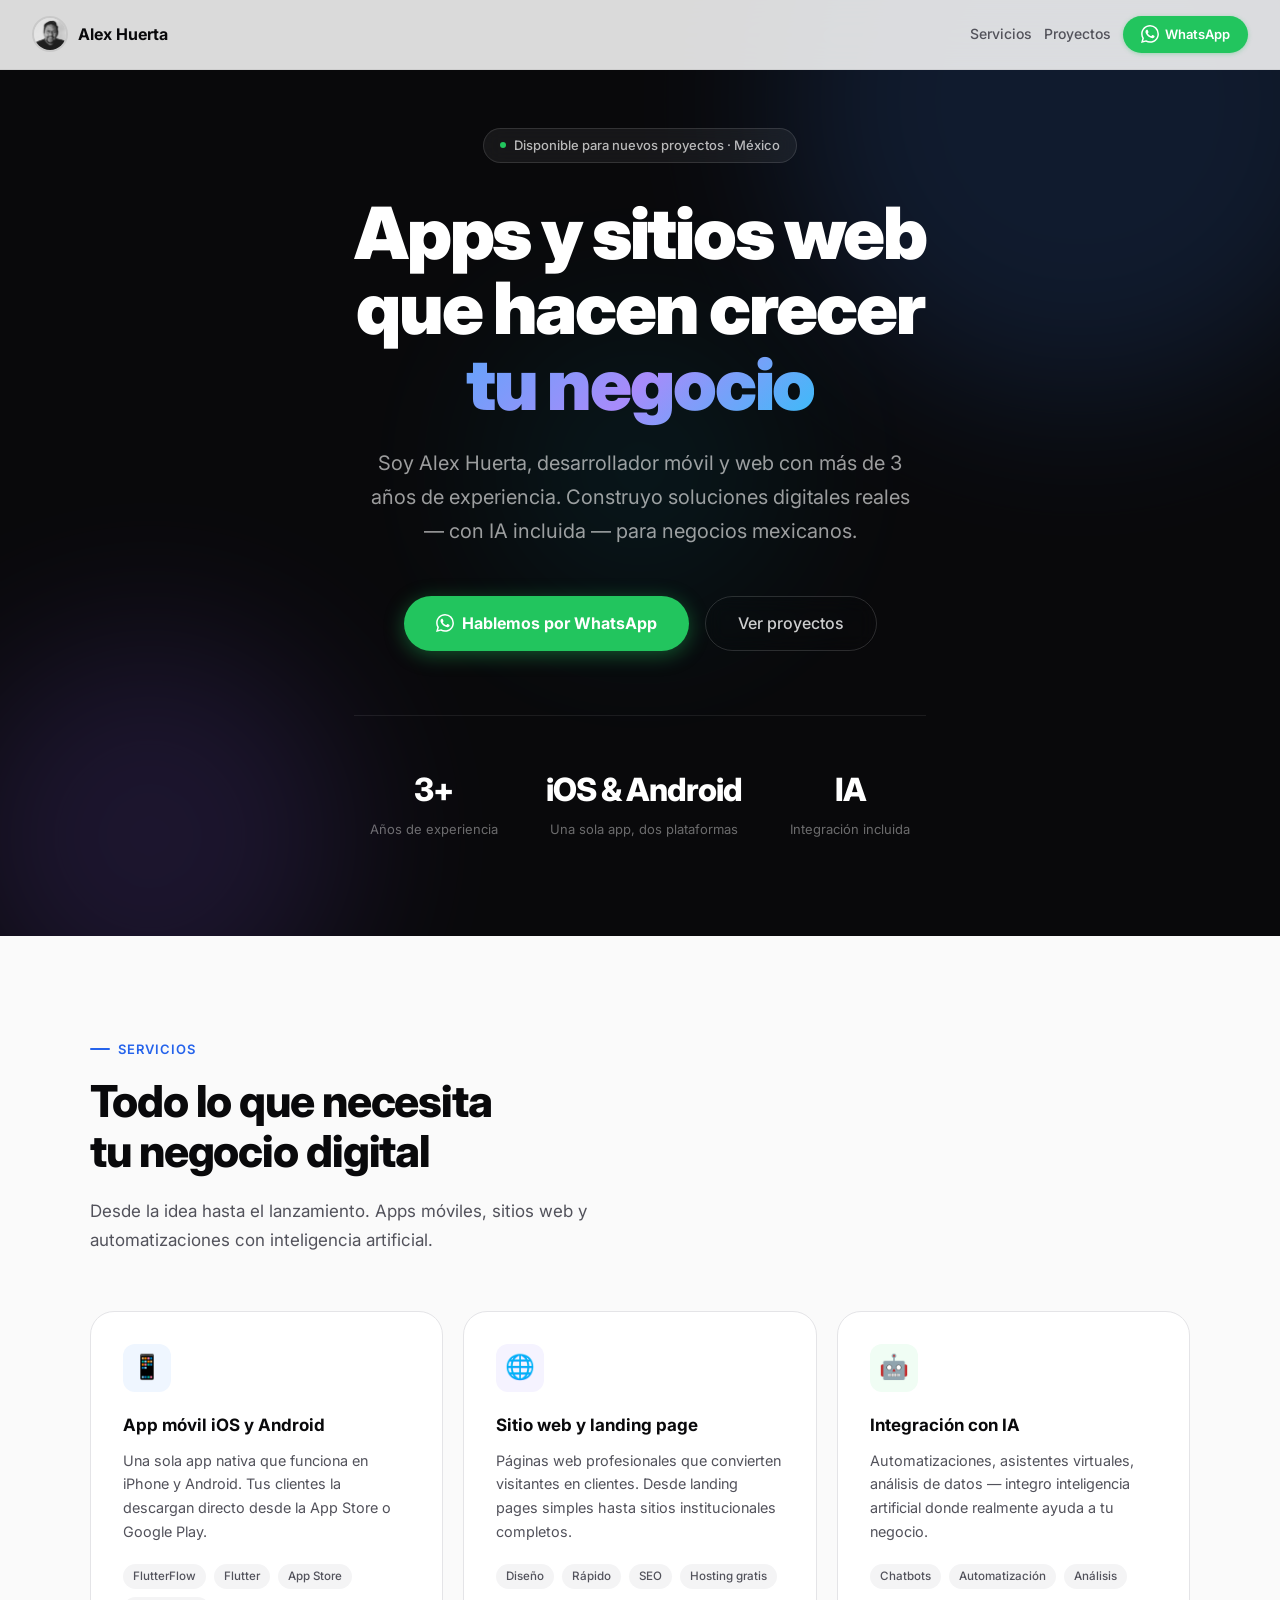
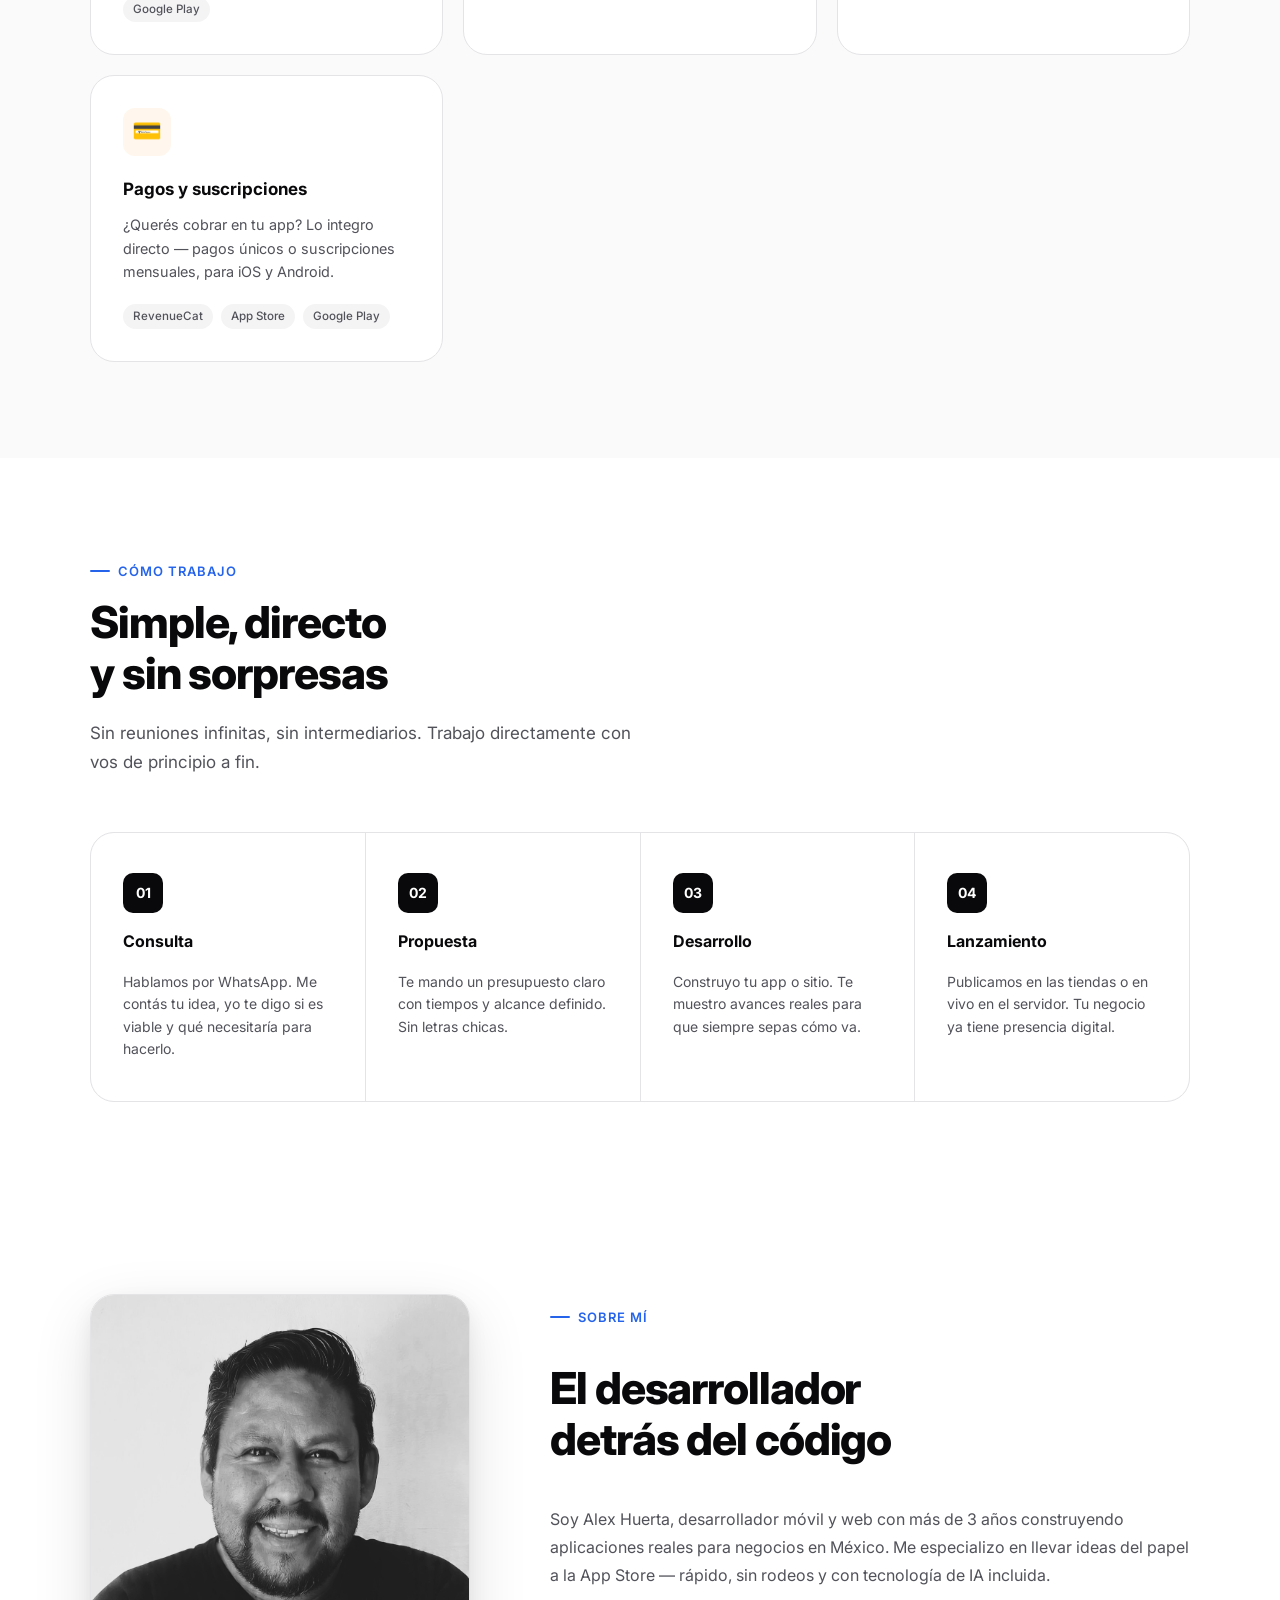
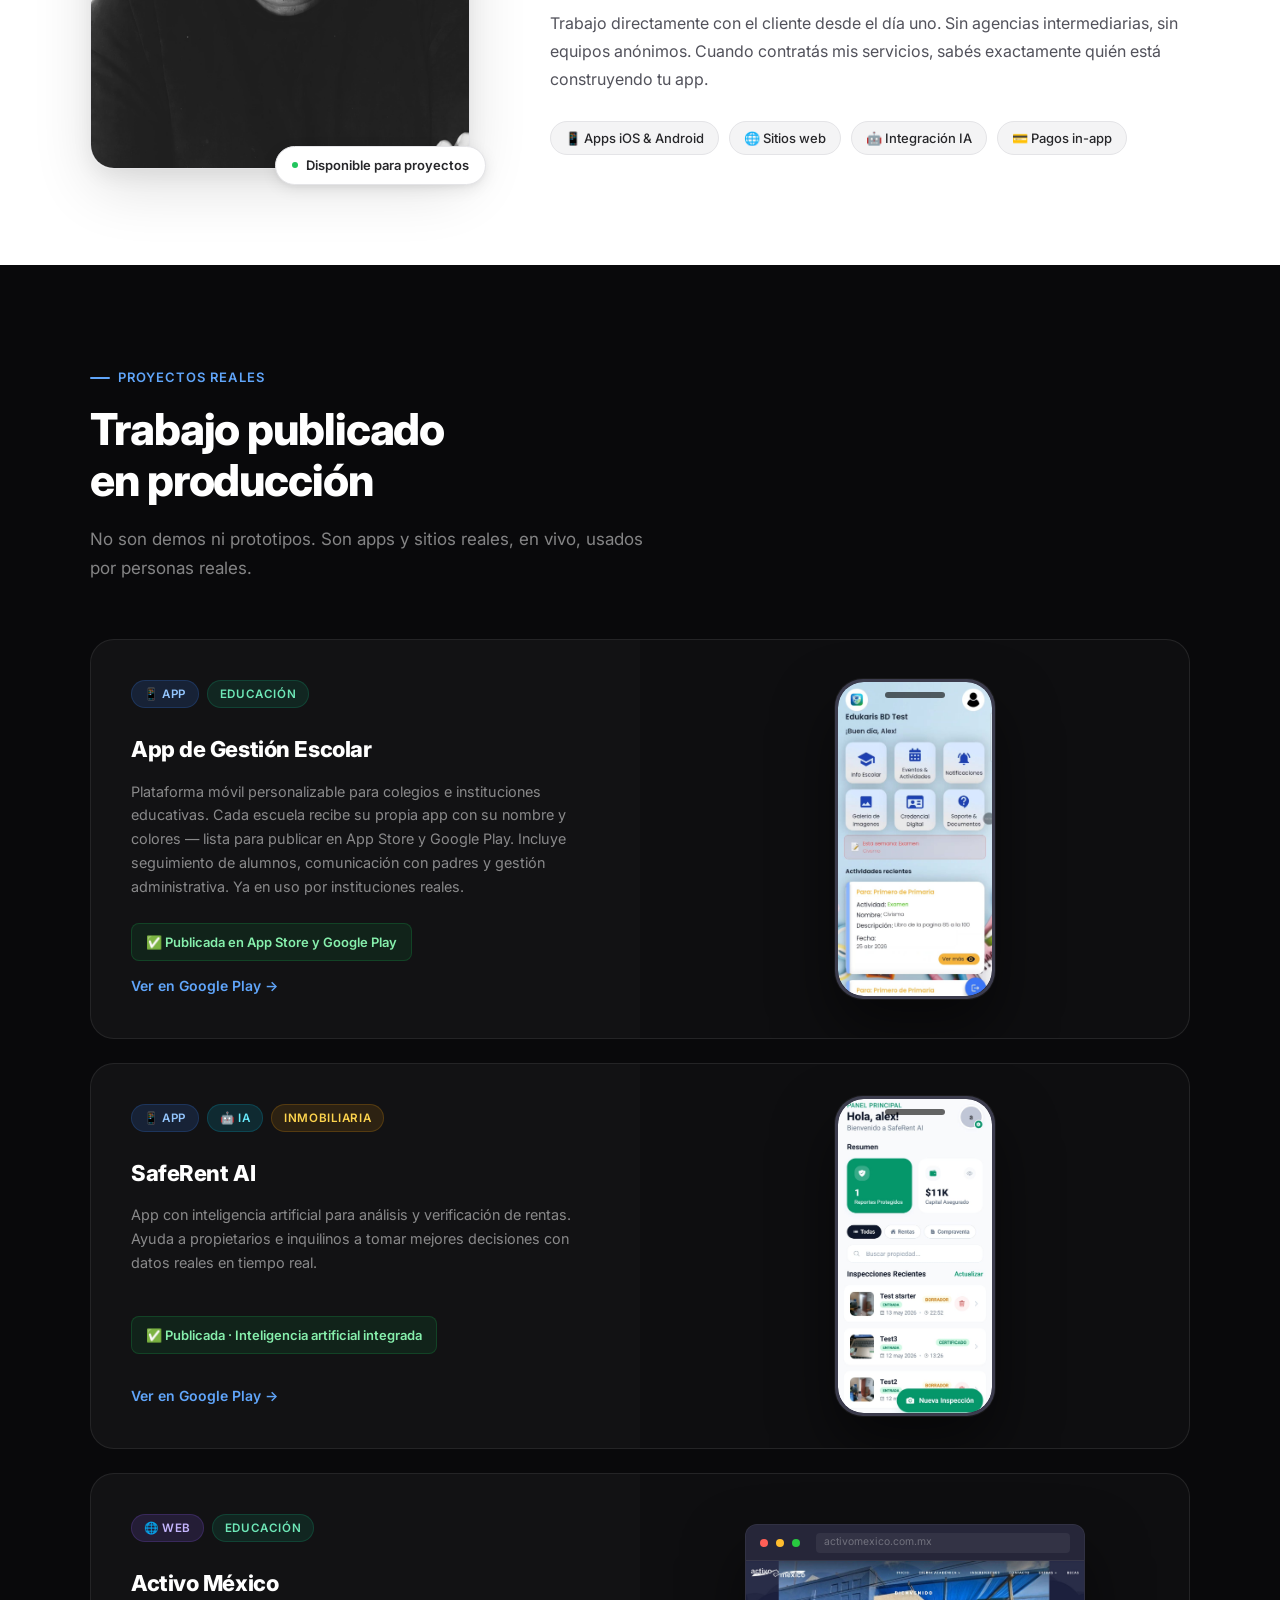
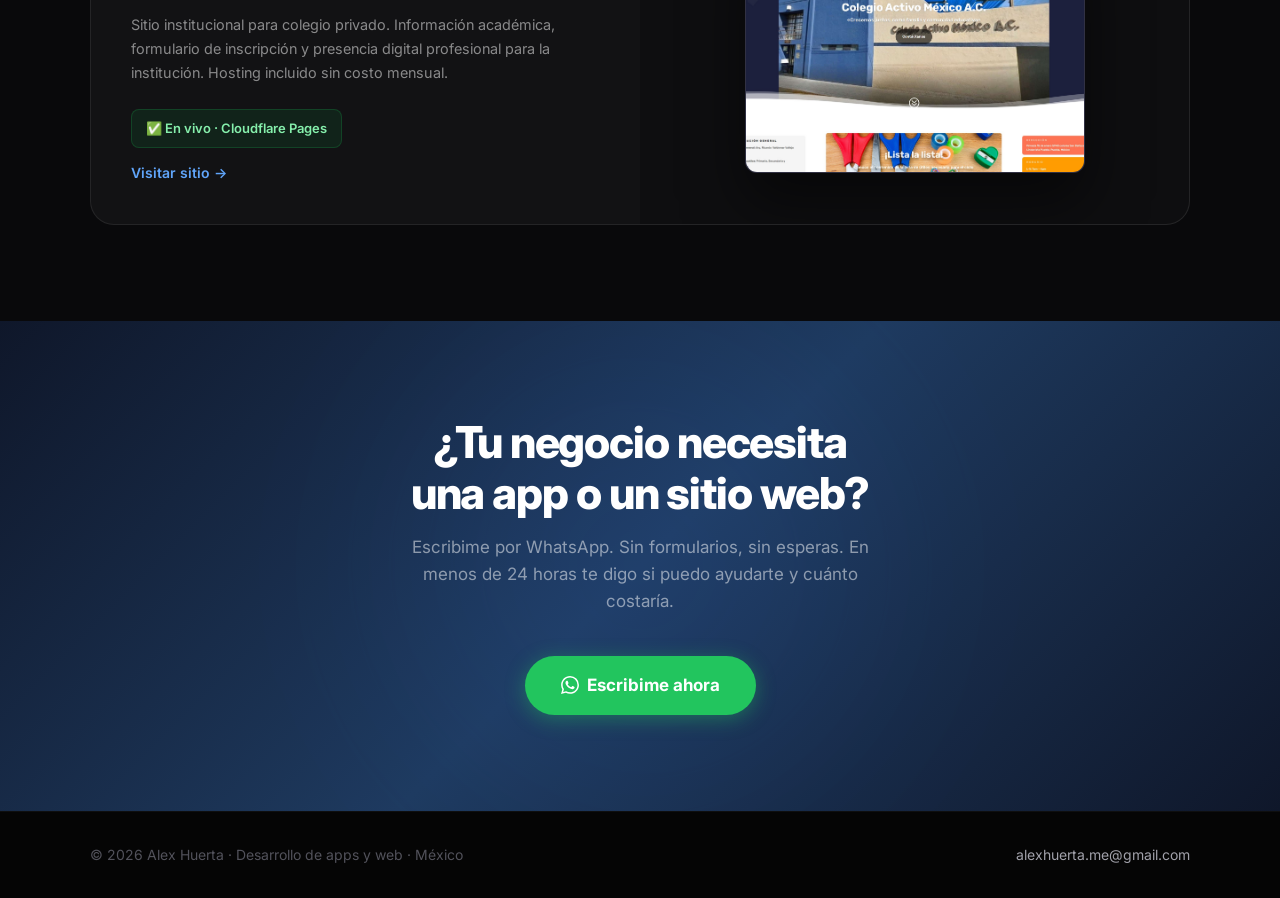
<file: index.html>
<!DOCTYPE html>
<html lang="es">
<head>
  <meta charset="UTF-8">
  <meta name="viewport" content="width=device-width, initial-scale=1.0">
  <meta name="description" content="Alex Huerta — Desarrollo de apps móviles y sitios web para negocios en México. iOS, Android y web en semanas.">
  <title>Alex Huerta — Apps y Web para negocios</title>
  <link href="https://fonts.googleapis.com/css2?family=Inter:ital,wght@0,400;0,500;0,600;0,700;0,800;0,900;1,400&display=swap" rel="stylesheet">
  <style>
    *, *::before, *::after { box-sizing: border-box; margin: 0; padding: 0; }

    :root {
      --black: #09090b;
      --white: #ffffff;
      --gray-50: #fafafa;
      --gray-100: #f4f4f5;
      --gray-200: #e4e4e7;
      --gray-400: #a1a1aa;
      --gray-600: #52525b;
      --gray-800: #27272a;
      --blue: #2563eb;
      --blue-light: #3b82f6;
      --indigo: #4f46e5;
      --green: #16a34a;
      --green-light: #22c55e;
      --green-bg: #f0fdf4;
      --green-border: #bbf7d0;
      --radius-sm: 0.5rem;
      --radius: 1rem;
      --radius-lg: 1.5rem;
      --shadow-sm: 0 1px 3px rgba(0,0,0,0.06), 0 1px 2px rgba(0,0,0,0.04);
      --shadow: 0 4px 16px rgba(0,0,0,0.08), 0 2px 4px rgba(0,0,0,0.04);
      --shadow-lg: 0 20px 60px rgba(0,0,0,0.12), 0 8px 20px rgba(0,0,0,0.06);
    }

    html { scroll-behavior: smooth; }

    body {
      font-family: 'Inter', -apple-system, sans-serif;
      color: var(--black);
      background: var(--white);
      line-height: 1.6;
      -webkit-font-smoothing: antialiased;
    }

    /* ─── NAV ─── */
    nav {
      position: fixed; top: 0; left: 0; right: 0; z-index: 200;
      display: flex; justify-content: space-between; align-items: center;
      padding: 1rem 2rem;
      background: rgba(255,255,255,0.85);
      backdrop-filter: blur(20px);
      -webkit-backdrop-filter: blur(20px);
      border-bottom: 1px solid rgba(0,0,0,0.06);
      transition: box-shadow 0.3s;
    }
    nav.scrolled { box-shadow: var(--shadow); }
    .nav-brand {
      display: flex; align-items: center; gap: 0.625rem;
      text-decoration: none;
    }
    .nav-logo {
      width: 36px; height: 36px; border-radius: 50%;
      overflow: hidden; border: 2px solid rgba(0,0,0,0.08);
      flex-shrink: 0;
    }
    .nav-logo img { width: 100%; height: 100%; object-fit: cover; object-position: top center; display: block; }
    .nav-name { font-weight: 700; font-size: 1rem; color: var(--black); }
    .nav-actions { display: flex; align-items: center; gap: 0.75rem; }
    .nav-link { color: var(--gray-600); font-size: 0.875rem; font-weight: 500; text-decoration: none; }
    .nav-link:hover { color: var(--black); }
    .btn-wa {
      display: inline-flex; align-items: center; gap: 0.375rem;
      background: var(--green-light); color: white;
      padding: 0.5rem 1.125rem; border-radius: 999px;
      font-size: 0.8125rem; font-weight: 600;
      text-decoration: none; transition: all 0.2s;
      box-shadow: 0 1px 4px rgba(34,197,94,0.35);
    }
    .btn-wa:hover { background: var(--green); transform: translateY(-1px); box-shadow: 0 4px 12px rgba(34,197,94,0.4); }

    /* ─── HERO ─── */
    .hero {
      min-height: 100vh;
      display: flex; align-items: center; justify-content: center;
      padding: 8rem 2rem 6rem;
      background: var(--black);
      position: relative; overflow: hidden;
    }
    .hero-glow {
      position: absolute; border-radius: 50%; filter: blur(80px); opacity: 0.15; pointer-events: none;
    }
    .hero-glow-1 { width: 600px; height: 600px; background: #3b82f6; top: -200px; right: -100px; }
    .hero-glow-2 { width: 400px; height: 400px; background: #8b5cf6; bottom: -100px; left: -50px; }
    .hero-glow-3 { width: 300px; height: 300px; background: #06b6d4; top: 50%; left: 50%; transform: translate(-50%,-50%); opacity: 0.08; }

    .hero-inner {
      max-width: 860px; text-align: center;
      position: relative; z-index: 1;
    }
    .hero-badge {
      display: inline-flex; align-items: center; gap: 0.5rem;
      border: 1px solid rgba(255,255,255,0.12);
      background: rgba(255,255,255,0.06);
      padding: 0.375rem 1rem; border-radius: 999px;
      color: rgba(255,255,255,0.7); font-size: 0.8125rem; font-weight: 500;
      margin-bottom: 2rem; backdrop-filter: blur(10px);
    }
    .badge-dot { width: 6px; height: 6px; border-radius: 50%; background: var(--green-light); animation: pulse 2s infinite; }
    @keyframes pulse { 0%,100% { opacity: 1; } 50% { opacity: 0.4; } }

    .hero h1 {
      font-size: clamp(2.5rem, 6vw, 4.5rem);
      font-weight: 900; line-height: 1.05; letter-spacing: -0.03em;
      color: white; margin-bottom: 1.5rem;
    }
    .hero h1 .gradient-text {
      background: linear-gradient(135deg, #60a5fa 0%, #a78bfa 50%, #38bdf8 100%);
      -webkit-background-clip: text; -webkit-text-fill-color: transparent;
      background-clip: text;
    }
    .hero p {
      font-size: clamp(1rem, 2vw, 1.25rem);
      color: rgba(255,255,255,0.6); max-width: 560px; margin: 0 auto 3rem;
      line-height: 1.7;
    }
    .hero-cta {
      display: flex; gap: 1rem; justify-content: center; flex-wrap: wrap;
      margin-bottom: 4rem;
    }
    .btn-primary {
      display: inline-flex; align-items: center; gap: 0.5rem;
      background: var(--green-light); color: white;
      padding: 0.875rem 2rem; border-radius: 999px;
      font-size: 1rem; font-weight: 700;
      text-decoration: none; transition: all 0.2s;
      box-shadow: 0 4px 20px rgba(34,197,94,0.4);
    }
    .btn-primary:hover { background: var(--green); transform: translateY(-2px); box-shadow: 0 8px 30px rgba(34,197,94,0.5); }
    .btn-ghost {
      display: inline-flex; align-items: center; gap: 0.5rem;
      border: 1px solid rgba(255,255,255,0.15); color: rgba(255,255,255,0.8);
      padding: 0.875rem 2rem; border-radius: 999px;
      font-size: 1rem; font-weight: 500;
      text-decoration: none; transition: all 0.2s;
      backdrop-filter: blur(10px);
    }
    .btn-ghost:hover { border-color: rgba(255,255,255,0.4); color: white; }

    .hero-stats {
      display: flex; gap: 3rem; justify-content: center; flex-wrap: wrap;
      border-top: 1px solid rgba(255,255,255,0.08); padding-top: 3rem;
    }
    .stat { text-align: center; }
    .stat-number { font-size: 2rem; font-weight: 800; color: white; letter-spacing: -0.03em; }
    .stat-label { font-size: 0.8125rem; color: rgba(255,255,255,0.4); margin-top: 0.25rem; }

    /* ─── SECTIONS ─── */
    section { padding: 6rem 2rem; }
    .container { max-width: 1100px; margin: 0 auto; }
    .section-eyebrow {
      display: inline-flex; align-items: center; gap: 0.5rem;
      color: var(--blue); font-size: 0.8125rem; font-weight: 600;
      text-transform: uppercase; letter-spacing: 0.08em; margin-bottom: 1rem;
    }
    .section-eyebrow::before { content: ''; width: 20px; height: 2px; background: var(--blue); border-radius: 1px; }
    h2 {
      font-size: clamp(1.875rem, 3.5vw, 2.75rem);
      font-weight: 800; letter-spacing: -0.025em; line-height: 1.15;
      margin-bottom: 1.25rem; color: var(--black);
    }
    .section-lead { color: var(--gray-600); font-size: 1.0625rem; max-width: 560px; line-height: 1.7; }

    /* ─── SERVICES ─── */
    .services-bg { background: var(--gray-50); }
    .services-grid {
      display: grid; grid-template-columns: repeat(auto-fit, minmax(280px, 1fr));
      gap: 1.25rem; margin-top: 3.5rem;
    }
    .service-card {
      background: white; border: 1px solid var(--gray-200);
      border-radius: var(--radius-lg); padding: 2rem;
      transition: all 0.25s; position: relative; overflow: hidden;
    }
    .service-card::before {
      content: ''; position: absolute; top: 0; left: 0; right: 0; height: 3px;
      background: linear-gradient(90deg, var(--blue), var(--indigo));
      opacity: 0; transition: opacity 0.25s;
    }
    .service-card:hover { box-shadow: var(--shadow-lg); transform: translateY(-3px); border-color: transparent; }
    .service-card:hover::before { opacity: 1; }
    .service-icon {
      width: 48px; height: 48px; border-radius: 12px;
      display: flex; align-items: center; justify-content: center;
      font-size: 1.5rem; margin-bottom: 1.25rem;
    }
    .icon-blue { background: #eff6ff; }
    .icon-purple { background: #f5f3ff; }
    .icon-green { background: #f0fdf4; }
    .icon-orange { background: #fff7ed; }
    .service-card h3 { font-size: 1.0625rem; font-weight: 700; margin-bottom: 0.625rem; color: var(--black); }
    .service-card p { color: var(--gray-600); font-size: 0.9rem; line-height: 1.65; }
    .service-tags { display: flex; gap: 0.5rem; flex-wrap: wrap; margin-top: 1.25rem; }
    .tag {
      background: var(--gray-100); color: var(--gray-600);
      padding: 0.2rem 0.625rem; border-radius: 999px;
      font-size: 0.725rem; font-weight: 500;
    }

    /* ─── PROCESS ─── */
    .process-grid {
      display: grid; grid-template-columns: repeat(auto-fit, minmax(220px, 1fr));
      gap: 1px; background: var(--gray-200);
      border: 1px solid var(--gray-200); border-radius: var(--radius-lg);
      overflow: hidden; margin-top: 3.5rem;
    }
    .process-step {
      background: white; padding: 2.5rem 2rem;
      display: flex; flex-direction: column; gap: 1rem;
    }
    .step-number {
      width: 40px; height: 40px; border-radius: 10px;
      background: var(--black); color: white;
      display: flex; align-items: center; justify-content: center;
      font-size: 0.875rem; font-weight: 700;
    }
    .process-step h3 { font-size: 1rem; font-weight: 700; color: var(--black); }
    .process-step p { color: var(--gray-600); font-size: 0.875rem; line-height: 1.6; }

    /* ─── PROJECTS ─── */
    .projects-bg { background: var(--black); }
    .projects-bg .section-eyebrow { color: #60a5fa; }
    .projects-bg .section-eyebrow::before { background: #60a5fa; }
    .projects-bg h2 { color: white; }
    .projects-bg .section-lead { color: rgba(255,255,255,0.5); }

    .projects-grid {
      display: grid; gap: 1.5rem; margin-top: 3.5rem;
    }
    .project-card {
      background: rgba(255,255,255,0.04);
      border: 1px solid rgba(255,255,255,0.08);
      border-radius: var(--radius-lg);
      display: grid; grid-template-columns: 1fr 1fr;
      overflow: hidden; transition: all 0.3s;
      min-height: 320px;
    }
    .project-card:hover { background: rgba(255,255,255,0.06); border-color: rgba(255,255,255,0.14); transform: translateY(-2px); }
    .project-card.web { grid-template-columns: 1fr 1fr; }

    .project-info { padding: 2.5rem; display: flex; flex-direction: column; justify-content: space-between; }
    .project-meta { display: flex; gap: 0.5rem; align-items: center; margin-bottom: 1.5rem; flex-wrap: wrap; }
    .project-type {
      padding: 0.25rem 0.75rem; border-radius: 999px;
      font-size: 0.725rem; font-weight: 600; text-transform: uppercase; letter-spacing: 0.05em;
    }
    .type-app { background: rgba(59,130,246,0.15); color: #93c5fd; border: 1px solid rgba(59,130,246,0.2); }
    .type-web { background: rgba(139,92,246,0.15); color: #c4b5fd; border: 1px solid rgba(139,92,246,0.2); }
    .type-ai { background: rgba(6,182,212,0.15); color: #67e8f9; border: 1px solid rgba(6,182,212,0.2); }
    .project-info h3 { font-size: 1.375rem; font-weight: 800; color: white; margin-bottom: 0.75rem; letter-spacing: -0.02em; }
    .project-info p { color: rgba(255,255,255,0.5); font-size: 0.9rem; line-height: 1.65; flex: 1; }
    .project-result {
      display: inline-flex; align-items: center; gap: 0.5rem;
      background: rgba(22,163,74,0.12); border: 1px solid rgba(22,163,74,0.25);
      border-radius: var(--radius-sm); padding: 0.5rem 0.875rem;
      color: #86efac; font-size: 0.8125rem; font-weight: 600; margin-top: 1.5rem;
      align-self: flex-start;
    }

    /* Phone mockup */
    .mockup-container {
      display: flex; align-items: center; justify-content: center;
      padding: 2rem; background: rgba(0,0,0,0.2);
    }
    .phone-mockup {
      width: 160px; height: 320px;
      background: #1a1a2e; border-radius: 28px;
      border: 3px solid rgba(255,255,255,0.15);
      box-shadow: 0 0 0 1px rgba(255,255,255,0.05), 0 30px 60px rgba(0,0,0,0.5), inset 0 1px 0 rgba(255,255,255,0.1);
      position: relative; overflow: hidden;
    }
    .phone-notch {
      position: absolute; top: 10px; left: 50%; transform: translateX(-50%);
      width: 60px; height: 6px; background: rgba(0,0,0,0.6);
      border-radius: 3px; z-index: 2;
    }
    .phone-screen {
      width: 100%; height: 100%; border-radius: 26px;
      object-fit: cover; display: block;
    }
    .phone-screen-placeholder {
      width: 100%; height: 100%;
      background: linear-gradient(180deg, #1e3a8a 0%, #1e40af 50%, #1d4ed8 100%);
      display: flex; align-items: center; justify-content: center;
      flex-direction: column; gap: 0.5rem; color: rgba(255,255,255,0.3); font-size: 0.75rem;
    }

    .project-link {
      display: inline-flex; align-items: center;
      color: #60a5fa; font-size: 0.875rem; font-weight: 600;
      text-decoration: none; margin-top: 0.875rem;
      transition: color 0.2s;
    }
    .project-link:hover { color: #93c5fd; }
    .project-links-row { display: flex; gap: 1.25rem; flex-wrap: wrap; }

    /* Browser mockup */
    .browser-mockup {
      width: 100%; max-width: 340px;
      background: #1a1a2e; border-radius: 12px;
      border: 1px solid rgba(255,255,255,0.1);
      box-shadow: 0 30px 60px rgba(0,0,0,0.5);
      overflow: hidden;
    }
    .browser-bar {
      height: 36px; background: rgba(255,255,255,0.05);
      border-bottom: 1px solid rgba(255,255,255,0.08);
      display: flex; align-items: center; padding: 0 0.875rem; gap: 0.5rem;
    }
    .browser-dot { width: 8px; height: 8px; border-radius: 50%; }
    .browser-dot:nth-child(1) { background: #ff5f57; }
    .browser-dot:nth-child(2) { background: #ffbd2e; }
    .browser-dot:nth-child(3) { background: #28ca40; }
    .browser-url {
      flex: 1; margin-left: 0.5rem; height: 20px;
      background: rgba(255,255,255,0.06); border-radius: 4px;
      display: flex; align-items: center; padding: 0 0.5rem;
      color: rgba(255,255,255,0.3); font-size: 0.65rem;
    }
    .browser-screen {
      width: 100%; aspect-ratio: 16/10;
      object-fit: cover; display: block;
    }
    .browser-screen-placeholder {
      width: 100%; aspect-ratio: 16/10;
      background: linear-gradient(180deg, #1e3a5f 0%, #1e40af 100%);
      display: flex; align-items: center; justify-content: center;
      color: rgba(255,255,255,0.2); font-size: 0.75rem;
    }

    /* ─── CTA ─── */
    .cta-section {
      background: linear-gradient(135deg, #0f172a 0%, #1e3a5f 50%, #0f172a 100%);
      text-align: center; position: relative; overflow: hidden;
    }
    .cta-inner { position: relative; z-index: 1; }
    .cta-section h2 { color: white; margin-bottom: 1rem; }
    .cta-section p { color: rgba(255,255,255,0.5); font-size: 1.0625rem; max-width: 480px; margin: 0 auto 2.5rem; }
    .cta-glow { position: absolute; width: 500px; height: 500px; border-radius: 50%; background: #3b82f6; filter: blur(100px); opacity: 0.08; top: 50%; left: 50%; transform: translate(-50%,-50%); }

    /* ─── FOOTER ─── */
    footer {
      background: #050505; color: var(--gray-600);
      text-align: center; padding: 2rem;
      font-size: 0.875rem; border-top: 1px solid rgba(255,255,255,0.04);
    }
    footer a { color: var(--gray-400); text-decoration: none; transition: color 0.2s; }
    footer a:hover { color: white; }
    .footer-inner { display: flex; justify-content: space-between; align-items: center; max-width: 1100px; margin: 0 auto; flex-wrap: wrap; gap: 1rem; }

    /* SVG icon */
    /* ─── ABOUT ─── */
    .about-grid {
      display: grid; grid-template-columns: 380px 1fr;
      gap: 5rem; align-items: center;
    }
    .about-photo-wrap { position: relative; }
    .about-photo-frame {
      border-radius: var(--radius-lg); overflow: hidden;
      aspect-ratio: 4/5;
      box-shadow: var(--shadow-lg);
      border: 1px solid var(--gray-200);
    }
    .about-photo { width: 100%; height: 100%; object-fit: cover; object-position: top center; display: block; }
    .about-badge {
      position: absolute; bottom: -1rem; right: -1rem;
      background: white; border: 1px solid var(--gray-200);
      border-radius: 999px; padding: 0.5rem 1rem;
      font-size: 0.8125rem; font-weight: 600; color: var(--gray-800);
      box-shadow: var(--shadow);
      display: flex; align-items: center; gap: 0.5rem;
    }
    .about-content { display: flex; flex-direction: column; gap: 1.25rem; }
    .about-text { color: var(--gray-600); font-size: 1rem; line-height: 1.75; }
    .about-chips { display: flex; gap: 0.625rem; flex-wrap: wrap; margin-top: 0.5rem; }
    .chip {
      background: var(--gray-100); color: var(--gray-800);
      padding: 0.375rem 0.875rem; border-radius: 999px;
      font-size: 0.8125rem; font-weight: 500;
      border: 1px solid var(--gray-200);
    }

    .wa-icon { width: 18px; height: 18px; fill: currentColor; flex-shrink: 0; }
    .arrow-icon { width: 16px; height: 16px; }

    @media (max-width: 768px) {
      nav { padding: 0.875rem 1rem; }
      .nav-link { display: none; }
      .project-card, .project-card.web { grid-template-columns: 1fr; }
      .mockup-container { padding: 2rem; min-height: 220px; }
      .phone-mockup { width: 120px; height: 240px; }
      section { padding: 4rem 1.25rem; }
      .hero { padding: 6rem 1.25rem 4rem; }
      .hero-stats { gap: 2rem; }
      .about-grid { grid-template-columns: 1fr; gap: 2.5rem; }
      .about-photo-frame { max-width: 280px; margin: 0 auto; }
      .about-badge { right: 0; }
      .footer-inner { justify-content: center; text-align: center; }
    }
  </style>
</head>
<body>

  <!-- NAV -->
  <nav id="navbar">
    <a href="#" class="nav-brand">
      <div class="nav-logo"><img src="img/alex.JPG" alt="Alex Huerta"></div>
      <span class="nav-name">Alex Huerta</span>
    </a>
    <div class="nav-actions">
      <a href="#servicios" class="nav-link">Servicios</a>
      <a href="#proyectos" class="nav-link">Proyectos</a>
      <a href="https://wa.me/522218821082?text=Hola%20Alex%2C%20me%20interesa%20una%20app%20para%20mi%20negocio" target="_blank" class="btn-wa">
        <svg class="wa-icon" viewBox="0 0 24 24"><path d="M17.472 14.382c-.297-.149-1.758-.867-2.03-.967-.273-.099-.471-.148-.67.15-.197.297-.767.966-.94 1.164-.173.199-.347.223-.644.075-.297-.15-1.255-.463-2.39-1.475-.883-.788-1.48-1.761-1.653-2.059-.173-.297-.018-.458.13-.606.134-.133.298-.347.446-.52.149-.174.198-.298.298-.497.099-.198.05-.371-.025-.52-.075-.149-.669-1.612-.916-2.207-.242-.579-.487-.5-.669-.51-.173-.008-.371-.01-.57-.01-.198 0-.52.074-.792.372-.272.297-1.04 1.016-1.04 2.479 0 1.462 1.065 2.875 1.213 3.074.149.198 2.096 3.2 5.077 4.487.709.306 1.262.489 1.694.625.712.227 1.36.195 1.871.118.571-.085 1.758-.719 2.006-1.413.248-.694.248-1.289.173-1.413-.074-.124-.272-.198-.57-.347m-5.421 7.403h-.004a9.87 9.87 0 01-5.031-1.378l-.361-.214-3.741.982.998-3.648-.235-.374a9.86 9.86 0 01-1.51-5.26c.001-5.45 4.436-9.884 9.888-9.884 2.64 0 5.122 1.03 6.988 2.898a9.825 9.825 0 012.893 6.994c-.003 5.45-4.437 9.884-9.885 9.884m8.413-18.297A11.815 11.815 0 0012.05 0C5.495 0 .16 5.335.157 11.892c0 2.096.547 4.142 1.588 5.945L.057 24l6.305-1.654a11.882 11.882 0 005.683 1.448h.005c6.554 0 11.89-5.335 11.893-11.893a11.821 11.821 0 00-3.48-8.413z"/></svg>
        WhatsApp
      </a>
    </div>
  </nav>

  <!-- HERO -->
  <section class="hero">
    <div class="hero-glow hero-glow-1"></div>
    <div class="hero-glow hero-glow-2"></div>
    <div class="hero-glow hero-glow-3"></div>
    <div class="hero-inner">
      <div class="hero-badge">
        <span class="badge-dot"></span>
        Disponible para nuevos proyectos · México
      </div>
      <h1>
        Apps y sitios web<br>
        que hacen crecer<br>
        <span class="gradient-text">tu negocio</span>
      </h1>
      <p>Soy Alex Huerta, desarrollador móvil y web con más de 3 años de experiencia. Construyo soluciones digitales reales — con IA incluida — para negocios mexicanos.</p>
      <div class="hero-cta">
        <a href="https://wa.me/522218821082?text=Hola%20Alex%2C%20me%20interesa%20una%20app%20para%20mi%20negocio" target="_blank" class="btn-primary">
          <svg class="wa-icon" viewBox="0 0 24 24"><path d="M17.472 14.382c-.297-.149-1.758-.867-2.03-.967-.273-.099-.471-.148-.67.15-.197.297-.767.966-.94 1.164-.173.199-.347.223-.644.075-.297-.15-1.255-.463-2.39-1.475-.883-.788-1.48-1.761-1.653-2.059-.173-.297-.018-.458.13-.606.134-.133.298-.347.446-.52.149-.174.198-.298.298-.497.099-.198.05-.371-.025-.52-.075-.149-.669-1.612-.916-2.207-.242-.579-.487-.5-.669-.51-.173-.008-.371-.01-.57-.01-.198 0-.52.074-.792.372-.272.297-1.04 1.016-1.04 2.479 0 1.462 1.065 2.875 1.213 3.074.149.198 2.096 3.2 5.077 4.487.709.306 1.262.489 1.694.625.712.227 1.36.195 1.871.118.571-.085 1.758-.719 2.006-1.413.248-.694.248-1.289.173-1.413-.074-.124-.272-.198-.57-.347m-5.421 7.403h-.004a9.87 9.87 0 01-5.031-1.378l-.361-.214-3.741.982.998-3.648-.235-.374a9.86 9.86 0 01-1.51-5.26c.001-5.45 4.436-9.884 9.888-9.884 2.64 0 5.122 1.03 6.988 2.898a9.825 9.825 0 012.893 6.994c-.003 5.45-4.437 9.884-9.885 9.884m8.413-18.297A11.815 11.815 0 0012.05 0C5.495 0 .16 5.335.157 11.892c0 2.096.547 4.142 1.588 5.945L.057 24l6.305-1.654a11.882 11.882 0 005.683 1.448h.005c6.554 0 11.89-5.335 11.893-11.893a11.821 11.821 0 00-3.48-8.413z"/></svg>
          Hablemos por WhatsApp
        </a>
        <a href="#proyectos" class="btn-ghost">Ver proyectos</a>
      </div>
      <div class="hero-stats">
        <div class="stat">
          <div class="stat-number">3+</div>
          <div class="stat-label">Años de experiencia</div>
        </div>
        <div class="stat">
          <div class="stat-number">iOS & Android</div>
          <div class="stat-label">Una sola app, dos plataformas</div>
        </div>
        <div class="stat">
          <div class="stat-number">IA</div>
          <div class="stat-label">Integración incluida</div>
        </div>
      </div>
    </div>
  </section>

  <!-- SERVICES -->
  <section class="services-bg" id="servicios">
    <div class="container">
      <p class="section-eyebrow">Servicios</p>
      <h2>Todo lo que necesita<br>tu negocio digital</h2>
      <p class="section-lead">Desde la idea hasta el lanzamiento. Apps móviles, sitios web y automatizaciones con inteligencia artificial.</p>
      <div class="services-grid">
        <div class="service-card">
          <div class="service-icon icon-blue">📱</div>
          <h3>App móvil iOS y Android</h3>
          <p>Una sola app nativa que funciona en iPhone y Android. Tus clientes la descargan directo desde la App Store o Google Play.</p>
          <div class="service-tags">
            <span class="tag">FlutterFlow</span>
            <span class="tag">Flutter</span>
            <span class="tag">App Store</span>
            <span class="tag">Google Play</span>
          </div>
        </div>
        <div class="service-card">
          <div class="service-icon icon-purple">🌐</div>
          <h3>Sitio web y landing page</h3>
          <p>Páginas web profesionales que convierten visitantes en clientes. Desde landing pages simples hasta sitios institucionales completos.</p>
          <div class="service-tags">
            <span class="tag">Diseño</span>
            <span class="tag">Rápido</span>
            <span class="tag">SEO</span>
            <span class="tag">Hosting gratis</span>
          </div>
        </div>
        <div class="service-card">
          <div class="service-icon icon-green">🤖</div>
          <h3>Integración con IA</h3>
          <p>Automatizaciones, asistentes virtuales, análisis de datos — integro inteligencia artificial donde realmente ayuda a tu negocio.</p>
          <div class="service-tags">
            <span class="tag">Chatbots</span>
            <span class="tag">Automatización</span>
            <span class="tag">Análisis</span>
          </div>
        </div>
        <div class="service-card">
          <div class="service-icon icon-orange">💳</div>
          <h3>Pagos y suscripciones</h3>
          <p>¿Querés cobrar en tu app? Lo integro directo — pagos únicos o suscripciones mensuales, para iOS y Android.</p>
          <div class="service-tags">
            <span class="tag">RevenueCat</span>
            <span class="tag">App Store</span>
            <span class="tag">Google Play</span>
          </div>
        </div>
      </div>
    </div>
  </section>

  <!-- PROCESS -->
  <section>
    <div class="container">
      <p class="section-eyebrow">Cómo trabajo</p>
      <h2>Simple, directo<br>y sin sorpresas</h2>
      <p class="section-lead">Sin reuniones infinitas, sin intermediarios. Trabajo directamente con vos de principio a fin.</p>
      <div class="process-grid">
        <div class="process-step">
          <div class="step-number">01</div>
          <h3>Consulta</h3>
          <p>Hablamos por WhatsApp. Me contás tu idea, yo te digo si es viable y qué necesitaría para hacerlo.</p>
        </div>
        <div class="process-step">
          <div class="step-number">02</div>
          <h3>Propuesta</h3>
          <p>Te mando un presupuesto claro con tiempos y alcance definido. Sin letras chicas.</p>
        </div>
        <div class="process-step">
          <div class="step-number">03</div>
          <h3>Desarrollo</h3>
          <p>Construyo tu app o sitio. Te muestro avances reales para que siempre sepas cómo va.</p>
        </div>
        <div class="process-step">
          <div class="step-number">04</div>
          <h3>Lanzamiento</h3>
          <p>Publicamos en las tiendas o en vivo en el servidor. Tu negocio ya tiene presencia digital.</p>
        </div>
      </div>
    </div>
  </section>

  <!-- ABOUT -->
  <section>
    <div class="container">
      <div class="about-grid">
        <div class="about-photo-wrap">
          <div class="about-photo-frame">
            <img src="img/alex.JPG" alt="Alex Huerta" class="about-photo">
          </div>
          <div class="about-badge">
            <span class="badge-dot" style="background:#22c55e;animation:pulse 2s infinite;"></span>
            Disponible para proyectos
          </div>
        </div>
        <div class="about-content">
          <p class="section-eyebrow">Sobre mí</p>
          <h2>El desarrollador<br>detrás del código</h2>
          <p class="about-text">Soy Alex Huerta, desarrollador móvil y web con más de 3 años construyendo aplicaciones reales para negocios en México. Me especializo en llevar ideas del papel a la App Store — rápido, sin rodeos y con tecnología de IA incluida.</p>
          <p class="about-text">Trabajo directamente con el cliente desde el día uno. Sin agencias intermediarias, sin equipos anónimos. Cuando contratás mis servicios, sabés exactamente quién está construyendo tu app.</p>
          <div class="about-chips">
            <span class="chip">📱 Apps iOS & Android</span>
            <span class="chip">🌐 Sitios web</span>
            <span class="chip">🤖 Integración IA</span>
            <span class="chip">💳 Pagos in-app</span>
          </div>
        </div>
      </div>
    </div>
  </section>

  <!-- PROJECTS -->
  <section class="projects-bg" id="proyectos">
    <div class="container">
      <p class="section-eyebrow">Proyectos reales</p>
      <h2>Trabajo publicado<br>en producción</h2>
      <p class="section-lead">No son demos ni prototipos. Son apps y sitios reales, en vivo, usados por personas reales.</p>

      <div class="projects-grid">

        <!-- App Escolar -->
        <div class="project-card">
          <div class="project-info">
            <div>
              <div class="project-meta">
                <span class="project-type type-app">📱 App</span>
                <span class="project-type" style="background:rgba(16,185,129,0.12);color:#6ee7b7;border:1px solid rgba(16,185,129,0.2);">Educación</span>
              </div>
              <h3>App de Gestión Escolar</h3>
              <p>Plataforma móvil personalizable para colegios e instituciones educativas. Cada escuela recibe su propia app con su nombre y colores — lista para publicar en App Store y Google Play. Incluye seguimiento de alumnos, comunicación con padres y gestión administrativa. Ya en uso por instituciones reales.</p>
            </div>
            <div class="project-result">✅ Publicada en App Store y Google Play</div>
            <a href="https://play.google.com/store/apps/details?id=com.mycompany.activomex" target="_blank" class="project-link">Ver en Google Play →</a>
          </div>
          <div class="mockup-container">
            <div class="phone-mockup">
              <div class="phone-notch"></div>
              <img src="img/edukaris.jpeg" alt="App Gestión Escolar" class="phone-screen" onerror="this.style.display='none'; this.nextElementSibling.style.display='flex';">
              <div class="phone-screen-placeholder" style="display:none;">📱<br>App Escolar</div>
            </div>
          </div>
        </div>

        <!-- SafeRent AI -->
        <div class="project-card">
          <div class="project-info">
            <div>
              <div class="project-meta">
                <span class="project-type type-app">📱 App</span>
                <span class="project-type type-ai">🤖 IA</span>
                <span class="project-type" style="background:rgba(245,158,11,0.12);color:#fcd34d;border:1px solid rgba(245,158,11,0.2);">Inmobiliaria</span>
              </div>
              <h3>SafeRent AI</h3>
              <p>App con inteligencia artificial para análisis y verificación de rentas. Ayuda a propietarios e inquilinos a tomar mejores decisiones con datos reales en tiempo real.</p>
            </div>
            <div class="project-result">✅ Publicada · Inteligencia artificial integrada</div>
            <a href="https://play.google.com/store/apps/details?id=com.saferentai.app" target="_blank" class="project-link">Ver en Google Play →</a>
          </div>
          <div class="mockup-container">
            <div class="phone-mockup">
              <div class="phone-notch"></div>
              <img src="img/saferentai.jpeg" alt="SafeRent AI" class="phone-screen" onerror="this.style.display='none'; this.nextElementSibling.style.display='flex';">
              <div class="phone-screen-placeholder" style="display:none;">📱<br>SafeRent AI</div>
            </div>
          </div>
        </div>

        <!-- Activo México -->
        <div class="project-card web">
          <div class="project-info">
            <div>
              <div class="project-meta">
                <span class="project-type type-web">🌐 Web</span>
                <span class="project-type" style="background:rgba(16,185,129,0.12);color:#6ee7b7;border:1px solid rgba(16,185,129,0.2);">Educación</span>
              </div>
              <h3>Activo México</h3>
              <p>Sitio institucional para colegio privado. Información académica, formulario de inscripción y presencia digital profesional para la institución. Hosting incluido sin costo mensual.</p>
            </div>
            <div class="project-result">✅ En vivo · Cloudflare Pages</div>
            <a href="https://www.activomexico.com.mx/" target="_blank" class="project-link">Visitar sitio →</a>
          </div>
          <div class="mockup-container">
            <div class="browser-mockup">
              <div class="browser-bar">
                <div class="browser-dot"></div>
                <div class="browser-dot"></div>
                <div class="browser-dot"></div>
                <div class="browser-url">activomexico.com.mx</div>
              </div>
              <img src="img/webactivomex.jpeg" alt="Activo México" class="browser-screen" onerror="this.style.display='none'; this.nextElementSibling.style.display='flex';">
              <div class="browser-screen-placeholder" style="display:none;">🌐 activomexico.com.mx</div>
            </div>
          </div>
        </div>

      </div>
    </div>
  </section>

  <!-- CTA -->
  <section class="cta-section">
    <div class="cta-glow"></div>
    <div class="container cta-inner">
      <h2>¿Tu negocio necesita<br>una app o un sitio web?</h2>
      <p>Escribime por WhatsApp. Sin formularios, sin esperas. En menos de 24 horas te digo si puedo ayudarte y cuánto costaría.</p>
      <a href="https://wa.me/522218821082?text=Hola%20Alex%2C%20me%20interesa%20una%20app%20para%20mi%20negocio" target="_blank" class="btn-primary" style="font-size:1.0625rem; padding:1rem 2.25rem;">
        <svg class="wa-icon" viewBox="0 0 24 24"><path d="M17.472 14.382c-.297-.149-1.758-.867-2.03-.967-.273-.099-.471-.148-.67.15-.197.297-.767.966-.94 1.164-.173.199-.347.223-.644.075-.297-.15-1.255-.463-2.39-1.475-.883-.788-1.48-1.761-1.653-2.059-.173-.297-.018-.458.13-.606.134-.133.298-.347.446-.52.149-.174.198-.298.298-.497.099-.198.05-.371-.025-.52-.075-.149-.669-1.612-.916-2.207-.242-.579-.487-.5-.669-.51-.173-.008-.371-.01-.57-.01-.198 0-.52.074-.792.372-.272.297-1.04 1.016-1.04 2.479 0 1.462 1.065 2.875 1.213 3.074.149.198 2.096 3.2 5.077 4.487.709.306 1.262.489 1.694.625.712.227 1.36.195 1.871.118.571-.085 1.758-.719 2.006-1.413.248-.694.248-1.289.173-1.413-.074-.124-.272-.198-.57-.347m-5.421 7.403h-.004a9.87 9.87 0 01-5.031-1.378l-.361-.214-3.741.982.998-3.648-.235-.374a9.86 9.86 0 01-1.51-5.26c.001-5.45 4.436-9.884 9.888-9.884 2.64 0 5.122 1.03 6.988 2.898a9.825 9.825 0 012.893 6.994c-.003 5.45-4.437 9.884-9.885 9.884m8.413-18.297A11.815 11.815 0 0012.05 0C5.495 0 .16 5.335.157 11.892c0 2.096.547 4.142 1.588 5.945L.057 24l6.305-1.654a11.882 11.882 0 005.683 1.448h.005c6.554 0 11.89-5.335 11.893-11.893a11.821 11.821 0 00-3.48-8.413z"/></svg>
        Escribime ahora
      </a>
    </div>
  </section>

  <!-- FOOTER -->
  <footer>
    <div class="footer-inner">
      <span>© 2026 Alex Huerta · Desarrollo de apps y web · México</span>
      <a href="mailto:alexhuerta.me@gmail.com">alexhuerta.me@gmail.com</a>
    </div>
  </footer>

  <script>
    const navbar = document.getElementById('navbar');
    window.addEventListener('scroll', () => {
      navbar.classList.toggle('scrolled', window.scrollY > 20);
    });
  </script>

</body>
</html>
</file>
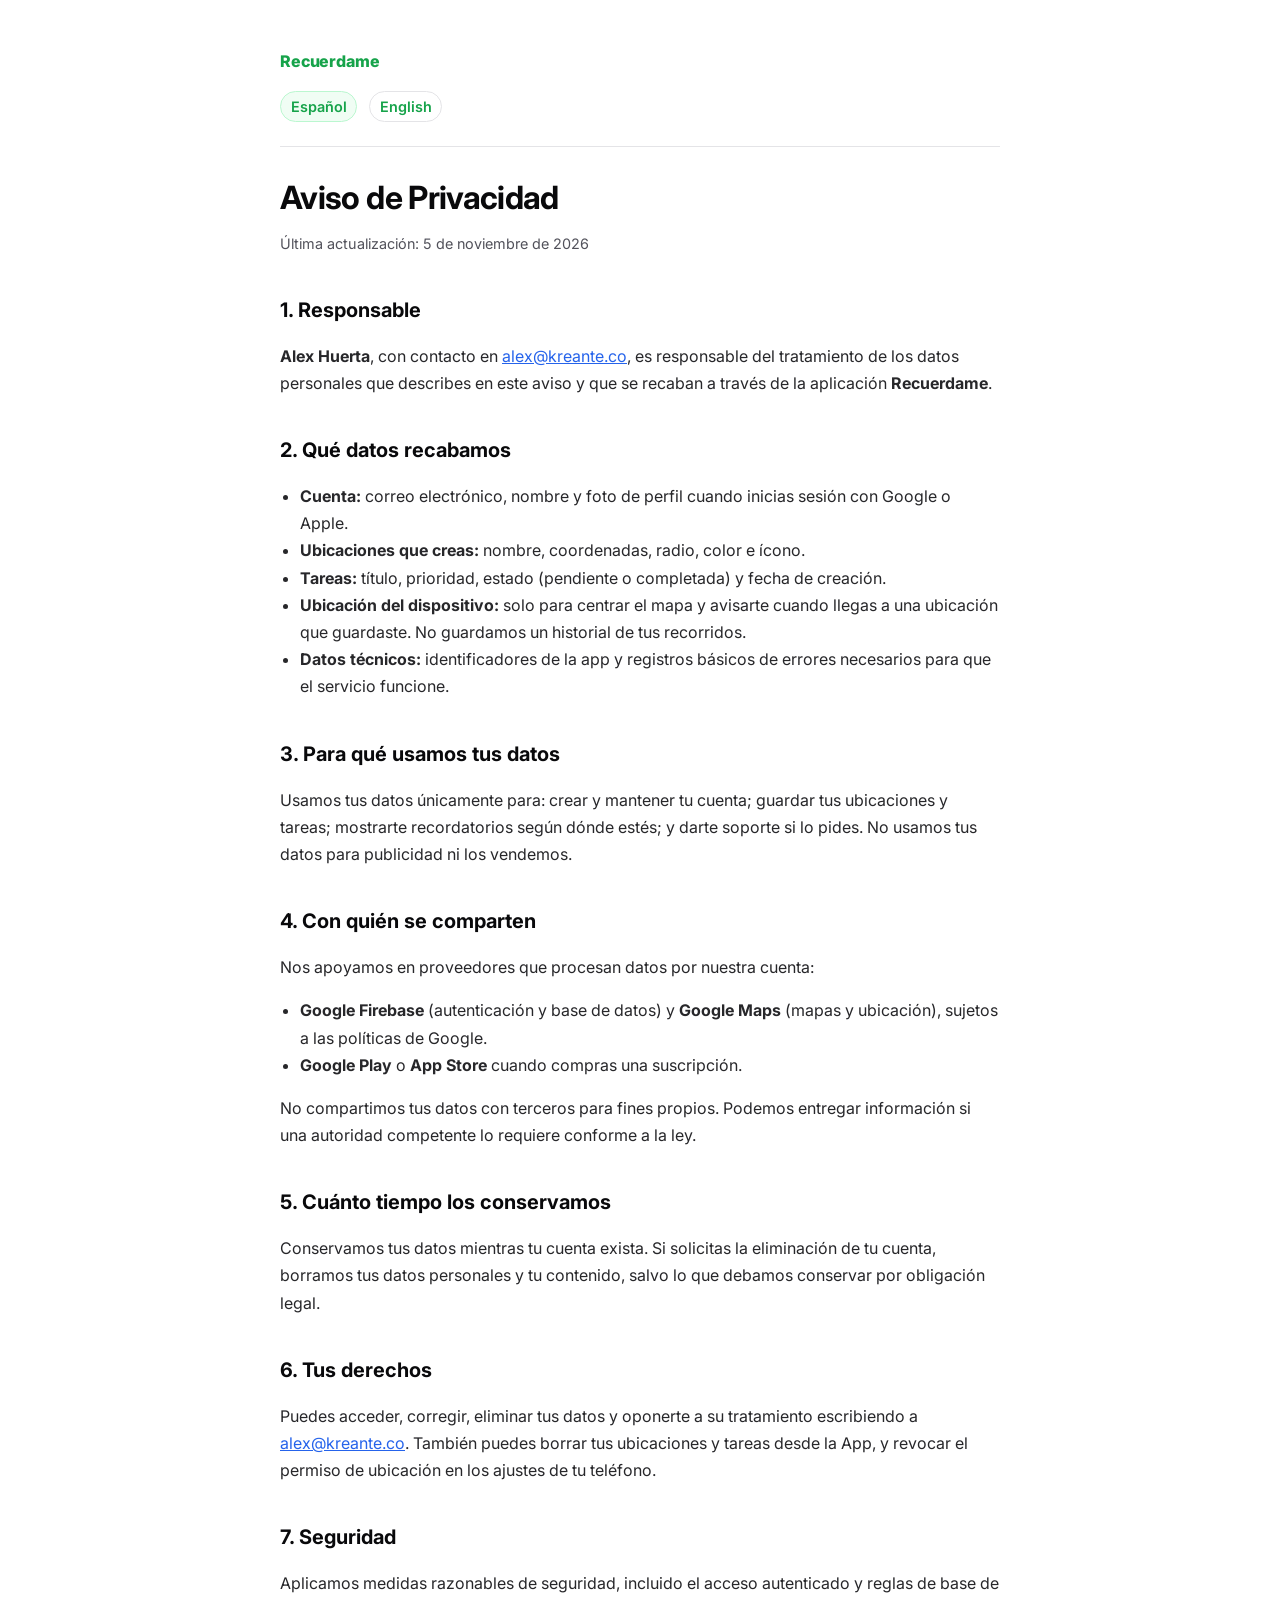
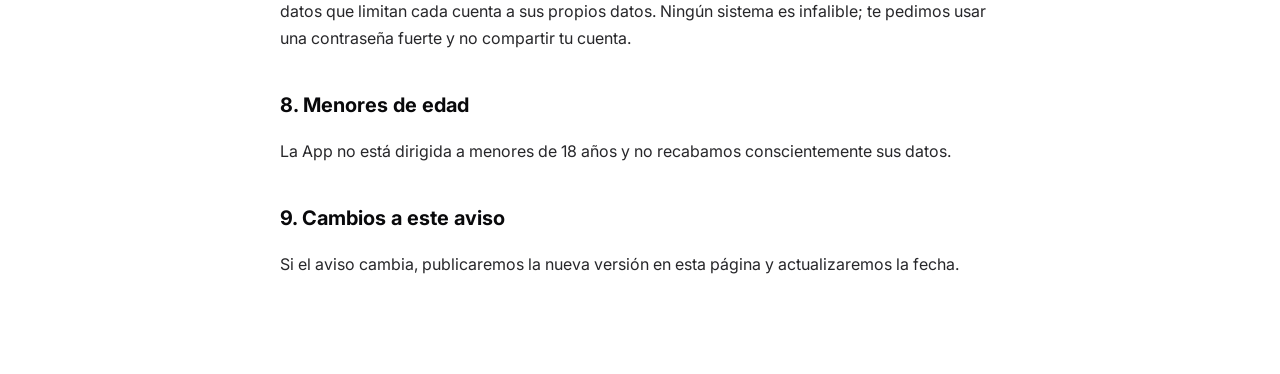
<file: recuerdame/privacidad/index.html>
<!DOCTYPE html>
<html lang="es">
<head>
  <meta charset="UTF-8">
  <meta name="viewport" content="width=device-width, initial-scale=1.0">
  <title>Aviso de Privacidad / Privacy Notice — Recuerdame</title>
  <meta name="description" content="Aviso de Privacidad de la aplicación Recuerdame.">
  <link href="https://fonts.googleapis.com/css2?family=Inter:wght@400;600;800&display=swap" rel="stylesheet">
  <link rel="stylesheet" href="../legal.css">
</head>
<body>
<main>
  <header class="doc">
    <a class="brand" href="/">Recuerdame</a>
    <div class="lang"><a href="#es">Español</a><a href="#en">English</a></div>
  </header>

  <section id="es">
    <h1>Aviso de Privacidad</h1>
    <p class="meta">Última actualización: 5 de noviembre de 2026</p>

    <h2>1. Responsable</h2>
    <p><strong>Alex Huerta</strong>, con contacto en <a href="mailto:alex@kreante.co">alex@kreante.co</a>, es responsable del tratamiento de los datos personales que describes en este aviso y que se recaban a través de la aplicación <strong>Recuerdame</strong>.</p>

    <h2>2. Qué datos recabamos</h2>
    <ul>
      <li><strong>Cuenta:</strong> correo electrónico, nombre y foto de perfil cuando inicias sesión con Google o Apple.</li>
      <li><strong>Ubicaciones que creas:</strong> nombre, coordenadas, radio, color e ícono.</li>
      <li><strong>Tareas:</strong> título, prioridad, estado (pendiente o completada) y fecha de creación.</li>
      <li><strong>Ubicación del dispositivo:</strong> solo para centrar el mapa y avisarte cuando llegas a una ubicación que guardaste. No guardamos un historial de tus recorridos.</li>
      <li><strong>Datos técnicos:</strong> identificadores de la app y registros básicos de errores necesarios para que el servicio funcione.</li>
    </ul>

    <h2>3. Para qué usamos tus datos</h2>
    <p>Usamos tus datos únicamente para: crear y mantener tu cuenta; guardar tus ubicaciones y tareas; mostrarte recordatorios según dónde estés; y darte soporte si lo pides. No usamos tus datos para publicidad ni los vendemos.</p>

    <h2>4. Con quién se comparten</h2>
    <p>Nos apoyamos en proveedores que procesan datos por nuestra cuenta:</p>
    <ul>
      <li><strong>Google Firebase</strong> (autenticación y base de datos) y <strong>Google Maps</strong> (mapas y ubicación), sujetos a las políticas de Google.</li>
      <li><strong>Google Play</strong> o <strong>App Store</strong> cuando compras una suscripción.</li>
    </ul>
    <p>No compartimos tus datos con terceros para fines propios. Podemos entregar información si una autoridad competente lo requiere conforme a la ley.</p>

    <h2>5. Cuánto tiempo los conservamos</h2>
    <p>Conservamos tus datos mientras tu cuenta exista. Si solicitas la eliminación de tu cuenta, borramos tus datos personales y tu contenido, salvo lo que debamos conservar por obligación legal.</p>

    <h2>6. Tus derechos</h2>
    <p>Puedes acceder, corregir, eliminar tus datos y oponerte a su tratamiento escribiendo a <a href="mailto:alex@kreante.co">alex@kreante.co</a>. También puedes borrar tus ubicaciones y tareas desde la App, y revocar el permiso de ubicación en los ajustes de tu teléfono.</p>

    <h2>7. Seguridad</h2>
    <p>Aplicamos medidas razonables de seguridad, incluido el acceso autenticado y reglas de base de datos que limitan cada cuenta a sus propios datos. Ningún sistema es infalible; te pedimos usar una contraseña fuerte y no compartir tu cuenta.</p>

    <h2>8. Menores de edad</h2>
    <p>La App no está dirigida a menores de 18 años y no recabamos conscientemente sus datos.</p>

    <h2>9. Cambios a este aviso</h2>
    <p>Si el aviso cambia, publicaremos la nueva versión en esta página y actualizaremos la fecha.</p>
  </section>

  <section id="en" class="en">
    <h1>Privacy Notice</h1>
    <p class="meta">Last updated: November 5, 2026</p>

    <h2>1. Controller</h2>
    <p><strong>Alex Huerta</strong>, contact <a href="mailto:alex@kreante.co">alex@kreante.co</a>, is responsible for the personal data described in this notice collected through the <strong>Recuerdame</strong> app.</p>

    <h2>2. Data we collect</h2>
    <ul>
      <li><strong>Account:</strong> email, name and profile photo when you sign in with Google or Apple.</li>
      <li><strong>Locations you create:</strong> name, coordinates, radius, color and icon.</li>
      <li><strong>Tasks:</strong> title, priority, status (pending or completed) and creation date.</li>
      <li><strong>Device location:</strong> only to center the map and notify you when you arrive at a saved location. We do not store a history of your movements.</li>
      <li><strong>Technical data:</strong> app identifiers and basic error logs needed for the service to work.</li>
    </ul>

    <h2>3. Why we use it</h2>
    <p>We use your data only to create and maintain your account, store your locations and tasks, show location-based reminders and provide support when requested. We do not use your data for advertising and do not sell it.</p>

    <h2>4. Who we share it with</h2>
    <p>We rely on providers processing data on our behalf:</p>
    <ul>
      <li><strong>Google Firebase</strong> (authentication and database) and <strong>Google Maps</strong> (maps and location), under Google's policies.</li>
      <li><strong>Google Play</strong> or the <strong>App Store</strong> when you purchase a subscription.</li>
    </ul>
    <p>We do not share your data with third parties for their own purposes. We may disclose information when a competent authority requires it under law.</p>

    <h2>5. Retention</h2>
    <p>We keep your data while your account exists. If you request account deletion, we delete your personal data and your content, except what we must keep by legal obligation.</p>

    <h2>6. Your rights</h2>
    <p>You may access, correct or delete your data and object to its processing by writing to <a href="mailto:alex@kreante.co">alex@kreante.co</a>. You can also delete your locations and tasks in the App and revoke location permission in your phone settings.</p>

    <h2>7. Security</h2>
    <p>We apply reasonable security measures, including authenticated access and database rules that confine each account to its own data. No system is infallible; please use a strong password and do not share your account.</p>

    <h2>8. Minors</h2>
    <p>The App is not directed to anyone under 18 and we do not knowingly collect their data.</p>

    <h2>9. Changes</h2>
    <p>If this notice changes, we will publish the new version on this page and update the date.</p>
  </section>
</main>
</body>
</html>
</file>
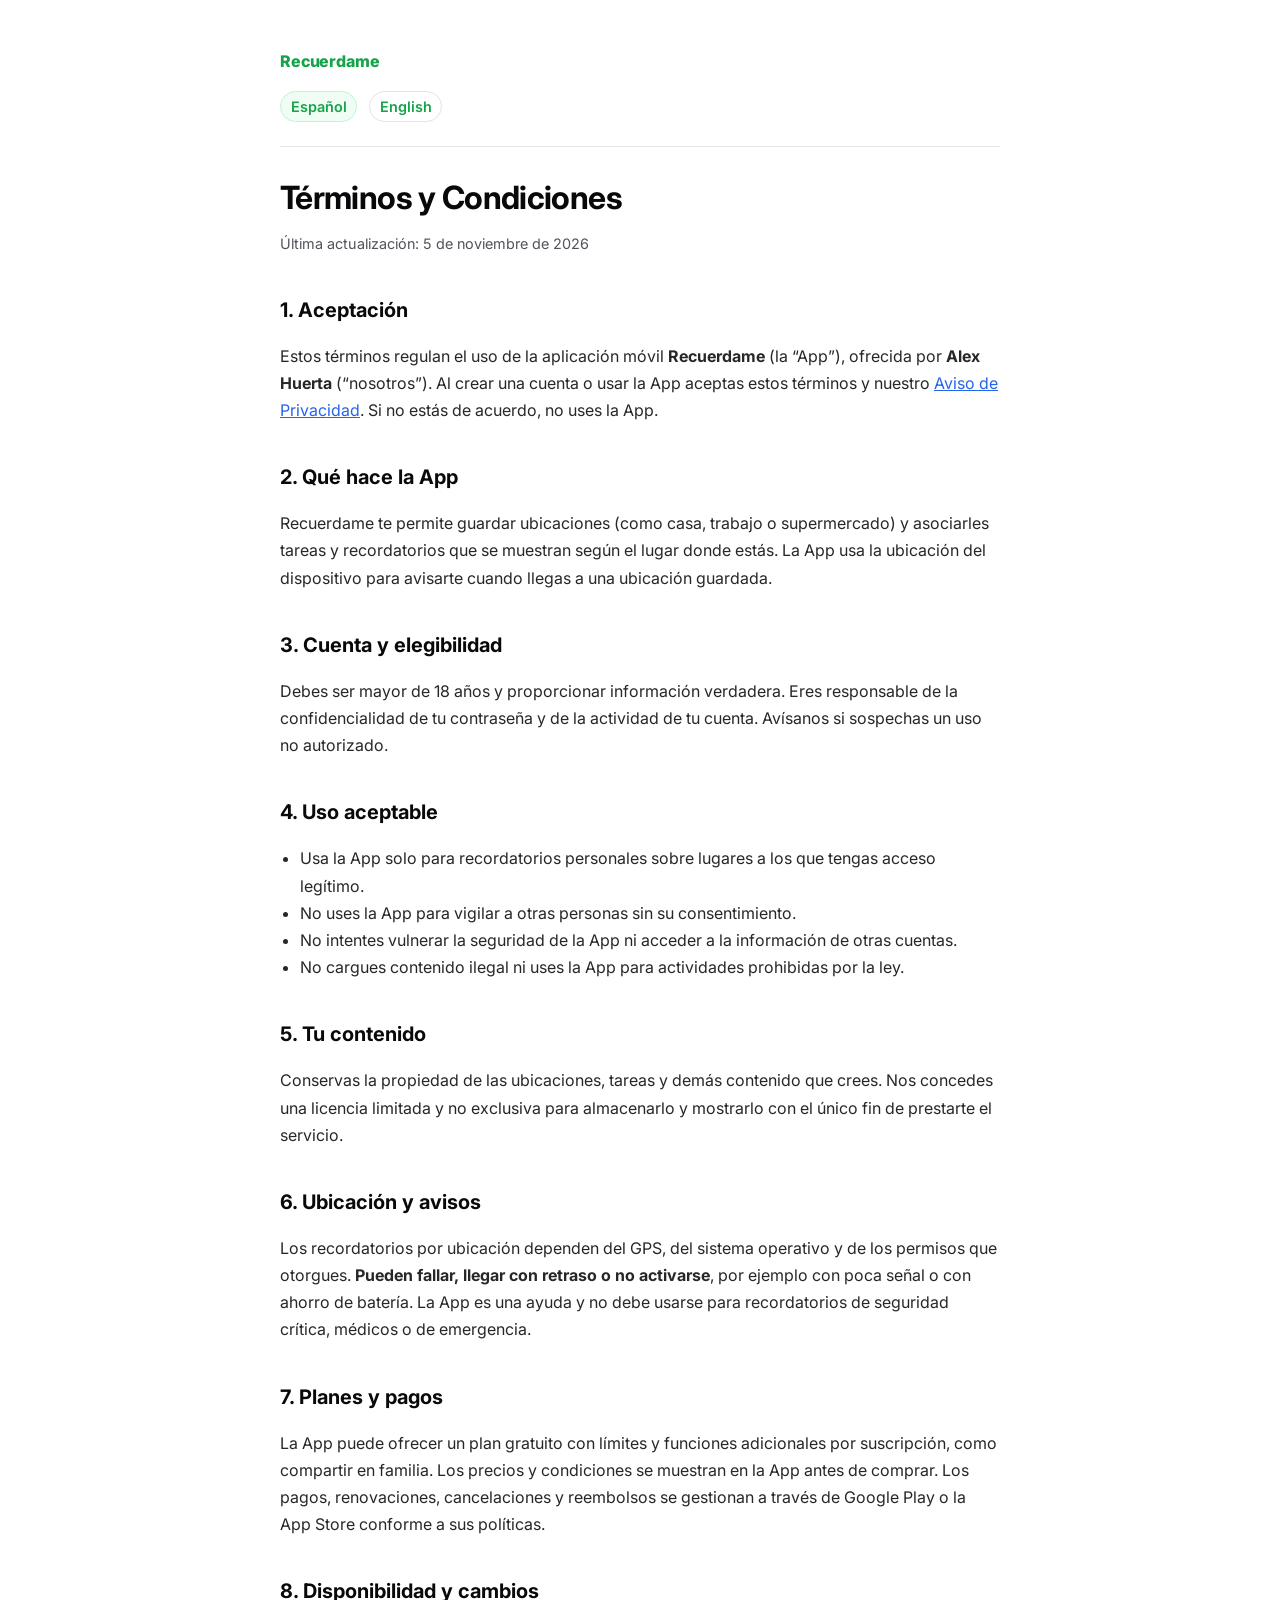
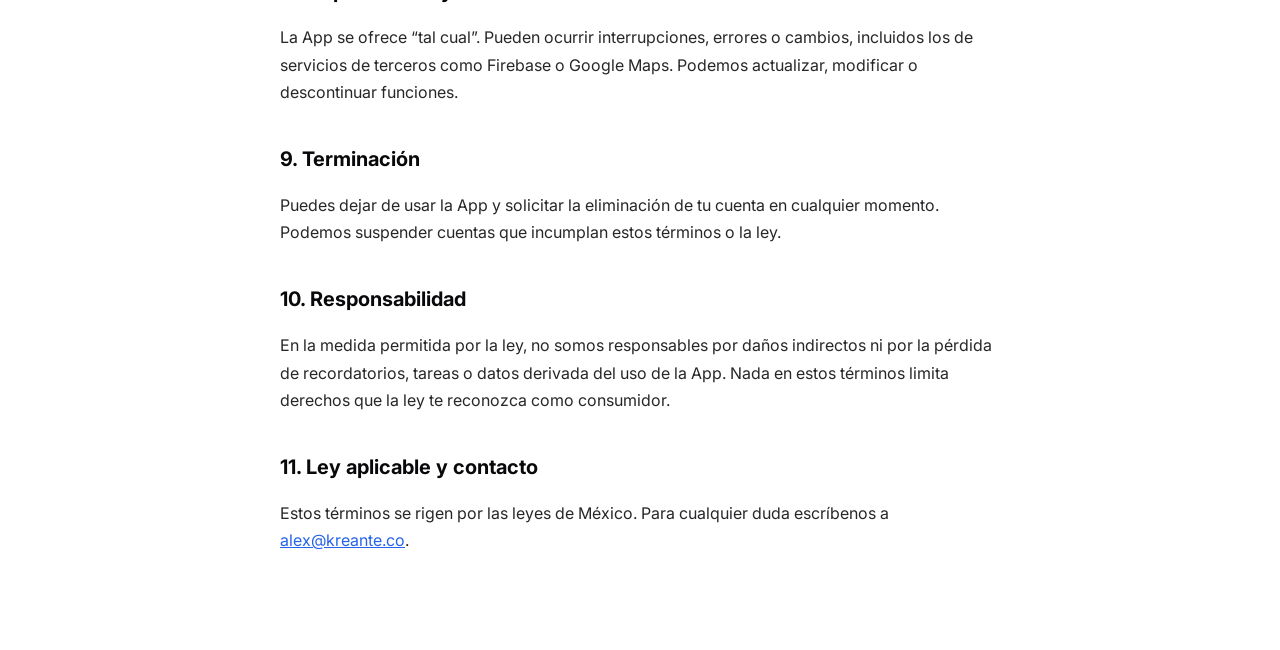
<file: recuerdame/terminos/index.html>
<!DOCTYPE html>
<html lang="es">
<head>
  <meta charset="UTF-8">
  <meta name="viewport" content="width=device-width, initial-scale=1.0">
  <title>Términos y Condiciones / Terms of Service — Recuerdame</title>
  <meta name="description" content="Términos y Condiciones de uso de la aplicación Recuerdame.">
  <link href="https://fonts.googleapis.com/css2?family=Inter:wght@400;600;800&display=swap" rel="stylesheet">
  <link rel="stylesheet" href="../legal.css">
</head>
<body>
<main>
  <header class="doc">
    <a class="brand" href="/">Recuerdame</a>
    <div class="lang"><a href="#es">Español</a><a href="#en">English</a></div>
  </header>

  <section id="es">
    <h1>Términos y Condiciones</h1>
    <p class="meta">Última actualización: 5 de noviembre de 2026</p>

    <h2>1. Aceptación</h2>
    <p>Estos términos regulan el uso de la aplicación móvil <strong>Recuerdame</strong> (la “App”), ofrecida por <strong>Alex Huerta</strong> (“nosotros”). Al crear una cuenta o usar la App aceptas estos términos y nuestro <a href="../privacidad/">Aviso de Privacidad</a>. Si no estás de acuerdo, no uses la App.</p>

    <h2>2. Qué hace la App</h2>
    <p>Recuerdame te permite guardar ubicaciones (como casa, trabajo o supermercado) y asociarles tareas y recordatorios que se muestran según el lugar donde estás. La App usa la ubicación del dispositivo para avisarte cuando llegas a una ubicación guardada.</p>

    <h2>3. Cuenta y elegibilidad</h2>
    <p>Debes ser mayor de 18 años y proporcionar información verdadera. Eres responsable de la confidencialidad de tu contraseña y de la actividad de tu cuenta. Avísanos si sospechas un uso no autorizado.</p>

    <h2>4. Uso aceptable</h2>
    <ul>
      <li>Usa la App solo para recordatorios personales sobre lugares a los que tengas acceso legítimo.</li>
      <li>No uses la App para vigilar a otras personas sin su consentimiento.</li>
      <li>No intentes vulnerar la seguridad de la App ni acceder a la información de otras cuentas.</li>
      <li>No cargues contenido ilegal ni uses la App para actividades prohibidas por la ley.</li>
    </ul>

    <h2>5. Tu contenido</h2>
    <p>Conservas la propiedad de las ubicaciones, tareas y demás contenido que crees. Nos concedes una licencia limitada y no exclusiva para almacenarlo y mostrarlo con el único fin de prestarte el servicio.</p>

    <h2>6. Ubicación y avisos</h2>
    <p>Los recordatorios por ubicación dependen del GPS, del sistema operativo y de los permisos que otorgues. <strong>Pueden fallar, llegar con retraso o no activarse</strong>, por ejemplo con poca señal o con ahorro de batería. La App es una ayuda y no debe usarse para recordatorios de seguridad crítica, médicos o de emergencia.</p>

    <h2>7. Planes y pagos</h2>
    <p>La App puede ofrecer un plan gratuito con límites y funciones adicionales por suscripción, como compartir en familia. Los precios y condiciones se muestran en la App antes de comprar. Los pagos, renovaciones, cancelaciones y reembolsos se gestionan a través de Google Play o la App Store conforme a sus políticas.</p>

    <h2>8. Disponibilidad y cambios</h2>
    <p>La App se ofrece “tal cual”. Pueden ocurrir interrupciones, errores o cambios, incluidos los de servicios de terceros como Firebase o Google Maps. Podemos actualizar, modificar o descontinuar funciones.</p>

    <h2>9. Terminación</h2>
    <p>Puedes dejar de usar la App y solicitar la eliminación de tu cuenta en cualquier momento. Podemos suspender cuentas que incumplan estos términos o la ley.</p>

    <h2>10. Responsabilidad</h2>
    <p>En la medida permitida por la ley, no somos responsables por daños indirectos ni por la pérdida de recordatorios, tareas o datos derivada del uso de la App. Nada en estos términos limita derechos que la ley te reconozca como consumidor.</p>

    <h2>11. Ley aplicable y contacto</h2>
    <p>Estos términos se rigen por las leyes de México. Para cualquier duda escríbenos a <a href="mailto:alex@kreante.co">alex@kreante.co</a>.</p>
  </section>

  <section id="en" class="en">
    <h1>Terms of Service</h1>
    <p class="meta">Last updated: November 5, 2026</p>

    <h2>1. Acceptance</h2>
    <p>These terms govern the use of the <strong>Recuerdame</strong> mobile app (the “App”), offered by <strong>Alex Huerta</strong> (“we”). By creating an account or using the App you accept these terms and our <a href="../privacidad/#en">Privacy Notice</a>. If you disagree, do not use the App.</p>

    <h2>2. What the App does</h2>
    <p>Recuerdame lets you save locations (like home, work or the supermarket) and attach tasks and reminders to them, shown according to where you are. The App uses your device location to notify you when you arrive at a saved location.</p>

    <h2>3. Account and eligibility</h2>
    <p>You must be 18 or older and provide truthful information. You are responsible for keeping your password confidential and for activity in your account. Tell us if you suspect unauthorized use.</p>

    <h2>4. Acceptable use</h2>
    <ul>
      <li>Use the App only for personal reminders about places you may legitimately access.</li>
      <li>Do not use the App to track other people without their consent.</li>
      <li>Do not attempt to break the App's security or access other accounts' information.</li>
      <li>Do not upload illegal content or use the App for unlawful purposes.</li>
    </ul>

    <h2>5. Your content</h2>
    <p>You keep ownership of the locations, tasks and other content you create. You grant us a limited, non-exclusive license to store and display it solely to provide the service.</p>

    <h2>6. Location and notifications</h2>
    <p>Location reminders depend on GPS, the operating system and the permissions you grant. <strong>They may fail, arrive late or not trigger at all</strong>, for example with poor signal or battery saving. The App is an aid and must not be used for critical, medical or emergency reminders.</p>

    <h2>7. Plans and payments</h2>
    <p>The App may offer a free plan with limits and paid features such as family sharing. Prices and terms are shown in the App before purchase. Payments, renewals, cancellations and refunds are handled by Google Play or the App Store under their policies.</p>

    <h2>8. Availability and changes</h2>
    <p>The App is provided “as is”. Interruptions, errors or changes may occur, including in third-party services such as Firebase or Google Maps. We may update, change or discontinue features.</p>

    <h2>9. Termination</h2>
    <p>You may stop using the App and request deletion of your account at any time. We may suspend accounts that breach these terms or the law.</p>

    <h2>10. Liability</h2>
    <p>To the extent permitted by law, we are not liable for indirect damages or for lost reminders, tasks or data arising from use of the App. Nothing here limits consumer rights granted by law.</p>

    <h2>11. Governing law and contact</h2>
    <p>These terms are governed by the laws of Mexico. Questions: <a href="mailto:alex@kreante.co">alex@kreante.co</a>.</p>
  </section>
</main>
</body>
</html>
</file>
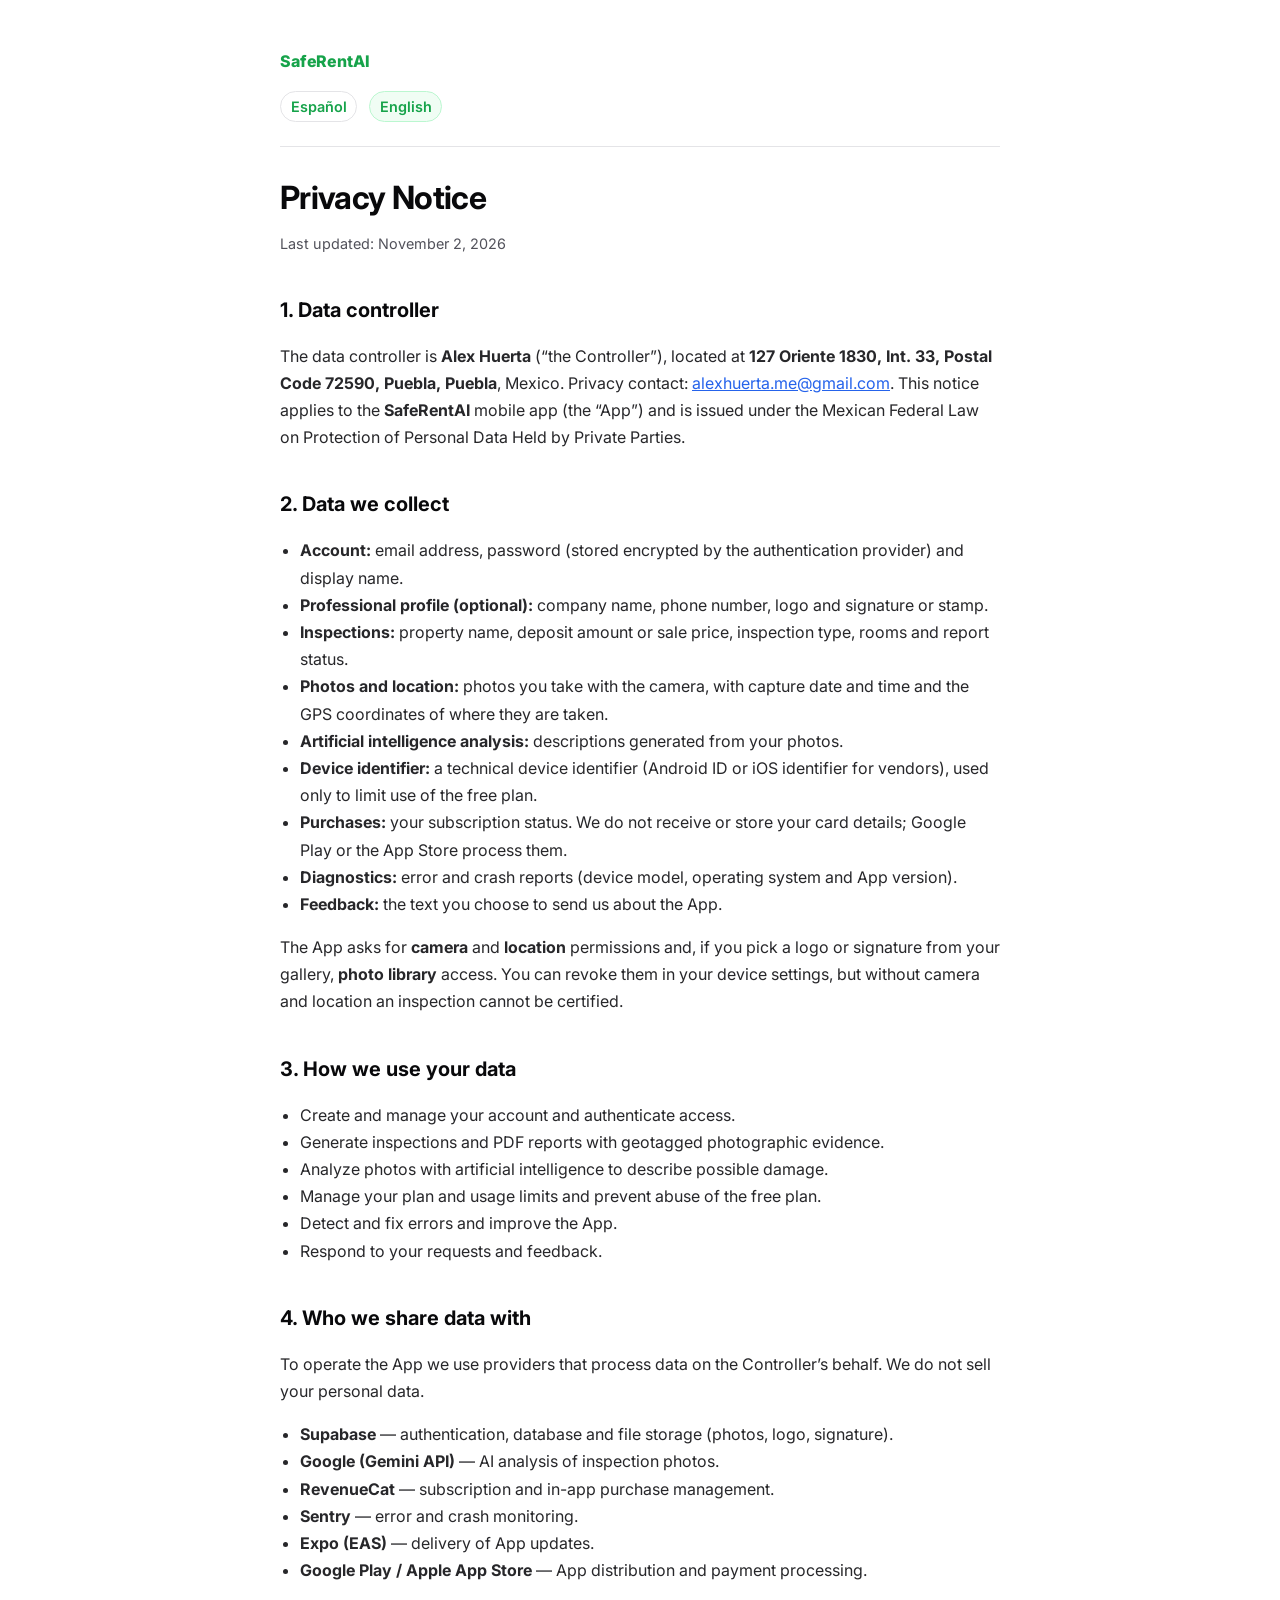
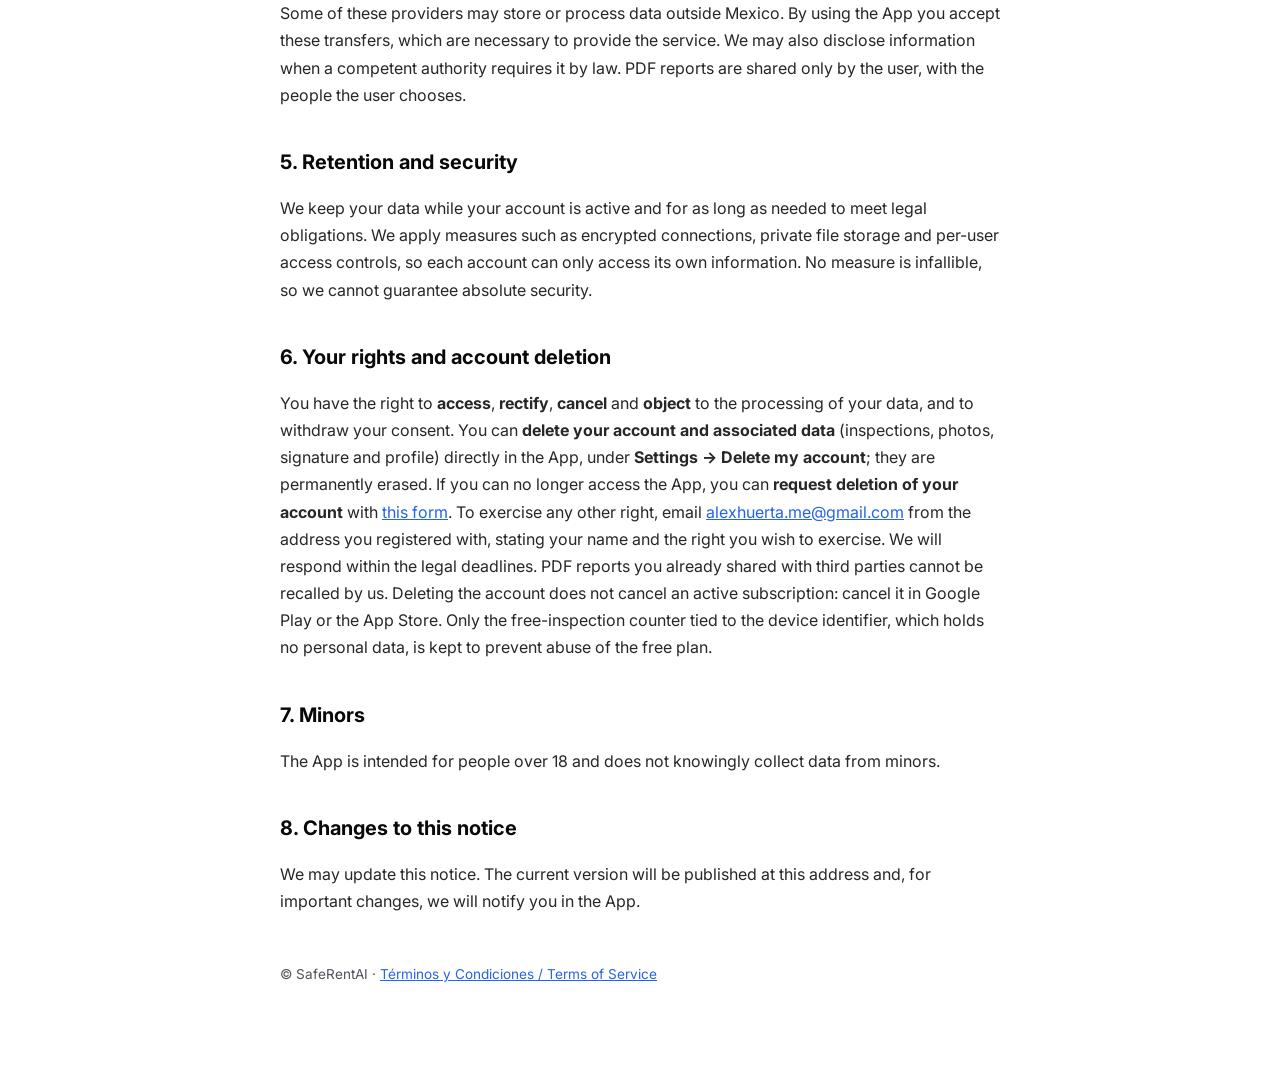
<file: saferentai/privacidad/index.html>
<!DOCTYPE html>
<html lang="es">
<head>
  <meta charset="UTF-8">
  <meta name="viewport" content="width=device-width, initial-scale=1.0">
  <title>Aviso de Privacidad / Privacy Notice — SafeRentAI</title>
  <meta name="description" content="Aviso de Privacidad de SafeRentAI: qué datos recopila la app, para qué se usan y cómo ejercer tus derechos.">
  <link href="https://fonts.googleapis.com/css2?family=Inter:wght@400;600;800&display=swap" rel="stylesheet">
  <link rel="stylesheet" href="../legal.css">
</head>
<body>
<main>
  <header class="doc">
    <a class="brand" href="/">SafeRentAI</a>
    <div class="lang"><a href="#es">Español</a><a href="#en">English</a></div>
  </header>

  <section id="es">
    <h1>Aviso de Privacidad</h1>
    <p class="meta">Última actualización: 2 de noviembre de 2026</p>
    <h2>1. Responsable</h2>
    <p>El responsable del tratamiento de tus datos personales es <strong>Alex Huerta</strong> (en adelante, “el Responsable”), con domicilio en <strong>127 Oriente 1830, int. 33, C.P. 72590, Puebla, Puebla</strong>, México. Contacto para cualquier asunto de privacidad: <a href="mailto:alexhuerta.me@gmail.com">alexhuerta.me@gmail.com</a>.</p>
    <p>Este aviso aplica a la aplicación móvil <strong>SafeRentAI</strong> (la “App”) y se emite conforme a la Ley Federal de Protección de Datos Personales en Posesión de los Particulares.</p>

    <h2>2. Qué datos recopilamos</h2>
    <ul>
      <li><strong>Cuenta:</strong> correo electrónico, contraseña (se almacena cifrada por el proveedor de autenticación) y nombre para mostrar.</li>
      <li><strong>Perfil profesional (opcional):</strong> nombre de la empresa, teléfono, logotipo y firma o sello.</li>
      <li><strong>Inspecciones:</strong> nombre de la propiedad, monto del depósito o precio de venta, tipo de inspección, habitaciones y estado del reporte.</li>
      <li><strong>Fotografías y ubicación:</strong> las fotos que tomas con la cámara, con la fecha y hora de captura y las coordenadas GPS del lugar donde se toman.</li>
      <li><strong>Análisis con inteligencia artificial:</strong> descripciones generadas a partir de tus fotos.</li>
      <li><strong>Identificador del dispositivo:</strong> un identificador técnico del dispositivo (Android ID o identificador para proveedores de iOS), usado únicamente para limitar el uso del plan gratuito.</li>
      <li><strong>Compras:</strong> estado de tu suscripción. No recibimos ni almacenamos los datos de tu tarjeta; los procesan Google Play o la App Store.</li>
      <li><strong>Diagnóstico:</strong> reportes de errores y fallos (modelo del dispositivo, versión del sistema operativo y de la App).</li>
      <li><strong>Comentarios:</strong> el texto que decidas enviarnos como opinión sobre la App.</li>
    </ul>
    <p>La App solicita permisos de <strong>cámara</strong>, <strong>ubicación</strong> y, si eliges un logotipo o firma desde tu galería, acceso a la <strong>galería de fotos</strong>. Puedes revocarlos en los ajustes de tu dispositivo, aunque sin cámara y ubicación no es posible certificar una inspección.</p>

    <h2>3. Para qué usamos tus datos</h2>
    <ul>
      <li>Crear y administrar tu cuenta y autenticar tu acceso.</li>
      <li>Generar inspecciones y reportes en PDF con evidencia fotográfica georreferenciada.</li>
      <li>Analizar las fotos con inteligencia artificial para describir posibles daños.</li>
      <li>Gestionar tu plan y límites de uso, y prevenir el abuso del plan gratuito.</li>
      <li>Detectar y corregir errores, y mejorar la App.</li>
      <li>Atender tus solicitudes y comentarios.</li>
    </ul>

    <h2>4. Con quién compartimos tus datos</h2>
    <p>Para operar la App usamos proveedores que tratan datos por cuenta del Responsable. No vendemos tus datos personales.</p>
    <ul>
      <li><strong>Supabase</strong> — autenticación, base de datos y almacenamiento de archivos (fotos, logotipo, firma).</li>
      <li><strong>Google (Gemini API)</strong> — análisis con inteligencia artificial de las fotografías de la inspección.</li>
      <li><strong>RevenueCat</strong> — administración de suscripciones y compras dentro de la App.</li>
      <li><strong>Sentry</strong> — monitoreo de errores y fallos.</li>
      <li><strong>Expo (EAS)</strong> — distribución de actualizaciones de la App.</li>
      <li><strong>Google Play / Apple App Store</strong> — distribución de la App y procesamiento de pagos.</li>
    </ul>
    <p>Algunos de estos proveedores pueden almacenar o procesar datos fuera de México. Al usar la App aceptas estas transferencias, que son necesarias para prestar el servicio. También podemos compartir información cuando una autoridad competente lo exija conforme a la ley.</p>
    <p>Los reportes en PDF solo los comparte el usuario por su propia decisión, con las personas que él elija.</p>

    <h2>5. Conservación y seguridad</h2>
    <p>Conservamos tus datos mientras tu cuenta esté activa y durante el tiempo necesario para cumplir obligaciones legales. Aplicamos medidas de seguridad como conexiones cifradas, almacenamiento privado de archivos y controles de acceso por usuario, de modo que cada cuenta solo accede a su propia información. Ninguna medida es infalible, por lo que no podemos garantizar seguridad absoluta.</p>

    <h2 id="eliminar-cuenta">6. Derechos ARCO y eliminación de cuenta</h2>
    <p>Tienes derecho a <strong>acceder</strong> a tus datos, <strong>rectificarlos</strong> si son inexactos, <strong>cancelarlos</strong> y <strong>oponerte</strong> a su tratamiento, así como a revocar tu consentimiento. Puedes <strong>eliminar tu cuenta y los datos asociados</strong> (inspecciones, fotografías, firma y perfil) directamente en la App, en <strong>Ajustes → Eliminar mi cuenta</strong>; se borran de forma permanente. Si ya no puedes acceder a la App, puedes <strong>solicitar la eliminación de tu cuenta</strong> con <a href="https://forms.gle/zaJPkQyCG8zsXh4n9" rel="noopener">este formulario</a>. Para ejercer cualquier otro derecho, escribe a <a href="mailto:alexhuerta.me@gmail.com">alexhuerta.me@gmail.com</a> desde el correo con el que te registraste, indicando tu nombre y qué derecho deseas ejercer. Responderemos dentro de los plazos que establece la ley.</p>
    <p>Los reportes en PDF que ya hayas compartido con terceros no pueden recuperarse por nuestra parte. Eliminar la cuenta no cancela una suscripción activa: cancélala en Google Play o la App Store. Se conserva únicamente el contador de inspecciones gratuitas asociado al identificador del dispositivo, que no contiene datos personales, para evitar el abuso del plan gratuito.</p>

    <h2>7. Menores de edad</h2>
    <p>La App está dirigida a personas mayores de 18 años y no recopila intencionalmente datos de menores.</p>

    <h2>8. Cambios a este aviso</h2>
    <p>Podemos actualizar este aviso. Publicaremos la versión vigente en esta misma dirección y, si el cambio es importante, te lo notificaremos dentro de la App.</p>
  </section>

  <section id="en" class="en">
    <h1>Privacy Notice</h1>
    <p class="meta">Last updated: November 2, 2026</p>

    <h2>1. Data controller</h2>
    <p>The data controller is <strong>Alex Huerta</strong> (“the Controller”), located at <strong>127 Oriente 1830, Int. 33, Postal Code 72590, Puebla, Puebla</strong>, Mexico. Privacy contact: <a href="mailto:alexhuerta.me@gmail.com">alexhuerta.me@gmail.com</a>. This notice applies to the <strong>SafeRentAI</strong> mobile app (the “App”) and is issued under the Mexican Federal Law on Protection of Personal Data Held by Private Parties.</p>

    <h2>2. Data we collect</h2>
    <ul>
      <li><strong>Account:</strong> email address, password (stored encrypted by the authentication provider) and display name.</li>
      <li><strong>Professional profile (optional):</strong> company name, phone number, logo and signature or stamp.</li>
      <li><strong>Inspections:</strong> property name, deposit amount or sale price, inspection type, rooms and report status.</li>
      <li><strong>Photos and location:</strong> photos you take with the camera, with capture date and time and the GPS coordinates of where they are taken.</li>
      <li><strong>Artificial intelligence analysis:</strong> descriptions generated from your photos.</li>
      <li><strong>Device identifier:</strong> a technical device identifier (Android ID or iOS identifier for vendors), used only to limit use of the free plan.</li>
      <li><strong>Purchases:</strong> your subscription status. We do not receive or store your card details; Google Play or the App Store process them.</li>
      <li><strong>Diagnostics:</strong> error and crash reports (device model, operating system and App version).</li>
      <li><strong>Feedback:</strong> the text you choose to send us about the App.</li>
    </ul>
    <p>The App asks for <strong>camera</strong> and <strong>location</strong> permissions and, if you pick a logo or signature from your gallery, <strong>photo library</strong> access. You can revoke them in your device settings, but without camera and location an inspection cannot be certified.</p>

    <h2>3. How we use your data</h2>
    <ul>
      <li>Create and manage your account and authenticate access.</li>
      <li>Generate inspections and PDF reports with geotagged photographic evidence.</li>
      <li>Analyze photos with artificial intelligence to describe possible damage.</li>
      <li>Manage your plan and usage limits and prevent abuse of the free plan.</li>
      <li>Detect and fix errors and improve the App.</li>
      <li>Respond to your requests and feedback.</li>
    </ul>

    <h2>4. Who we share data with</h2>
    <p>To operate the App we use providers that process data on the Controller’s behalf. We do not sell your personal data.</p>
    <ul>
      <li><strong>Supabase</strong> — authentication, database and file storage (photos, logo, signature).</li>
      <li><strong>Google (Gemini API)</strong> — AI analysis of inspection photos.</li>
      <li><strong>RevenueCat</strong> — subscription and in-app purchase management.</li>
      <li><strong>Sentry</strong> — error and crash monitoring.</li>
      <li><strong>Expo (EAS)</strong> — delivery of App updates.</li>
      <li><strong>Google Play / Apple App Store</strong> — App distribution and payment processing.</li>
    </ul>
    <p>Some of these providers may store or process data outside Mexico. By using the App you accept these transfers, which are necessary to provide the service. We may also disclose information when a competent authority requires it by law. PDF reports are shared only by the user, with the people the user chooses.</p>

    <h2>5. Retention and security</h2>
    <p>We keep your data while your account is active and for as long as needed to meet legal obligations. We apply measures such as encrypted connections, private file storage and per-user access controls, so each account can only access its own information. No measure is infallible, so we cannot guarantee absolute security.</p>

    <h2 id="delete-account">6. Your rights and account deletion</h2>
    <p>You have the right to <strong>access</strong>, <strong>rectify</strong>, <strong>cancel</strong> and <strong>object</strong> to the processing of your data, and to withdraw your consent. You can <strong>delete your account and associated data</strong> (inspections, photos, signature and profile) directly in the App, under <strong>Settings → Delete my account</strong>; they are permanently erased. If you can no longer access the App, you can <strong>request deletion of your account</strong> with <a href="https://forms.gle/zaJPkQyCG8zsXh4n9" rel="noopener">this form</a>. To exercise any other right, email <a href="mailto:alexhuerta.me@gmail.com">alexhuerta.me@gmail.com</a> from the address you registered with, stating your name and the right you wish to exercise. We will respond within the legal deadlines. PDF reports you already shared with third parties cannot be recalled by us. Deleting the account does not cancel an active subscription: cancel it in Google Play or the App Store. Only the free-inspection counter tied to the device identifier, which holds no personal data, is kept to prevent abuse of the free plan.</p>

    <h2>7. Minors</h2>
    <p>The App is intended for people over 18 and does not knowingly collect data from minors.</p>

    <h2>8. Changes to this notice</h2>
    <p>We may update this notice. The current version will be published at this address and, for important changes, we will notify you in the App.</p>
  </section>

  <footer>© SafeRentAI · <a href="../terminos/">Términos y Condiciones / Terms of Service</a></footer>
</main>
<script>
  // Open in English when the browser is in English, unless a language/section was requested.
  if (!location.hash && /^en/i.test(navigator.language || '')) location.hash = 'en';
  function syncLang() {
    var hash = location.hash.replace(/^#/, '');
    var en = hash === 'en' || hash === 'delete-account';
    var root = document.documentElement;
    root.classList.toggle('lang-en', en);
    root.lang = en ? 'en' : 'es';
    var other = document.querySelector('footer a');
    if (other) other.href = other.getAttribute('href').split('#')[0] + (en ? '#en' : '');
  }
  window.addEventListener('hashchange', syncLang);
  syncLang();
</script>
<noscript><style>section.en { display:block; }</style></noscript>
</body>
</html>
</file>
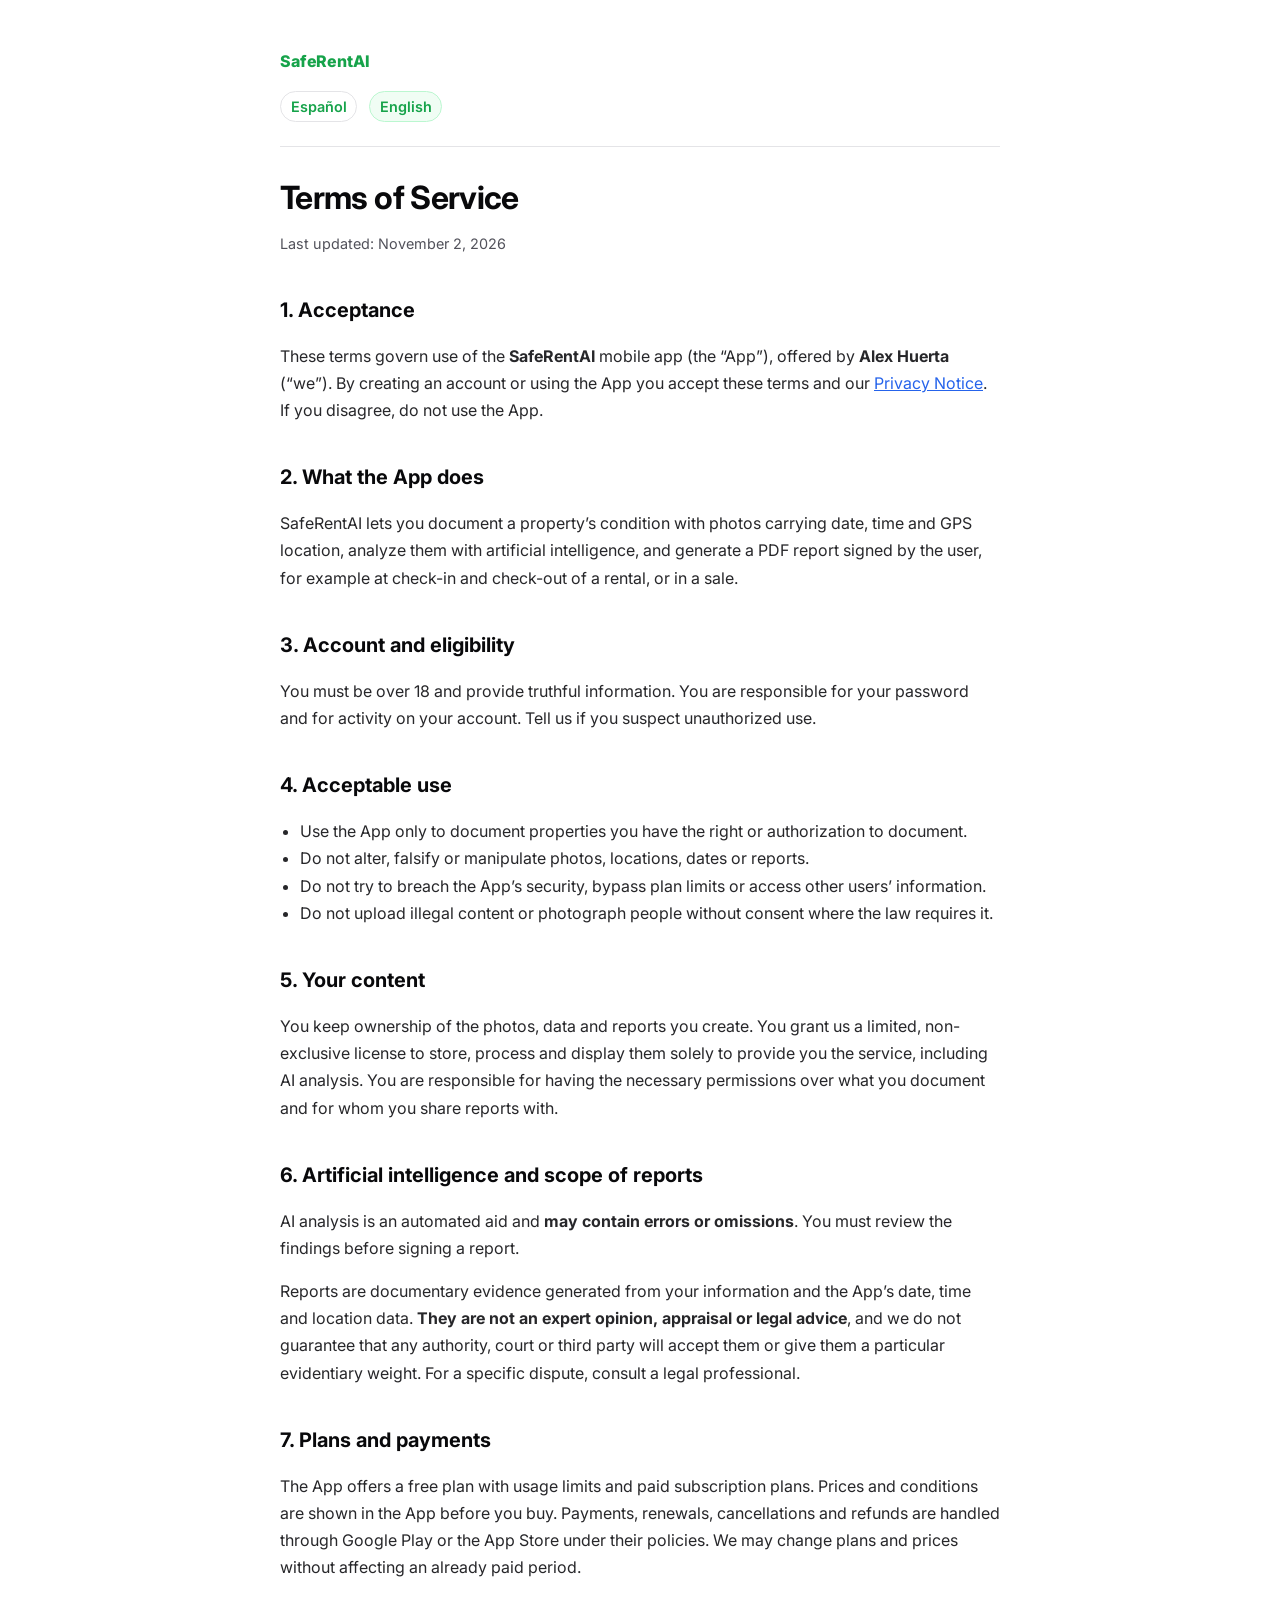
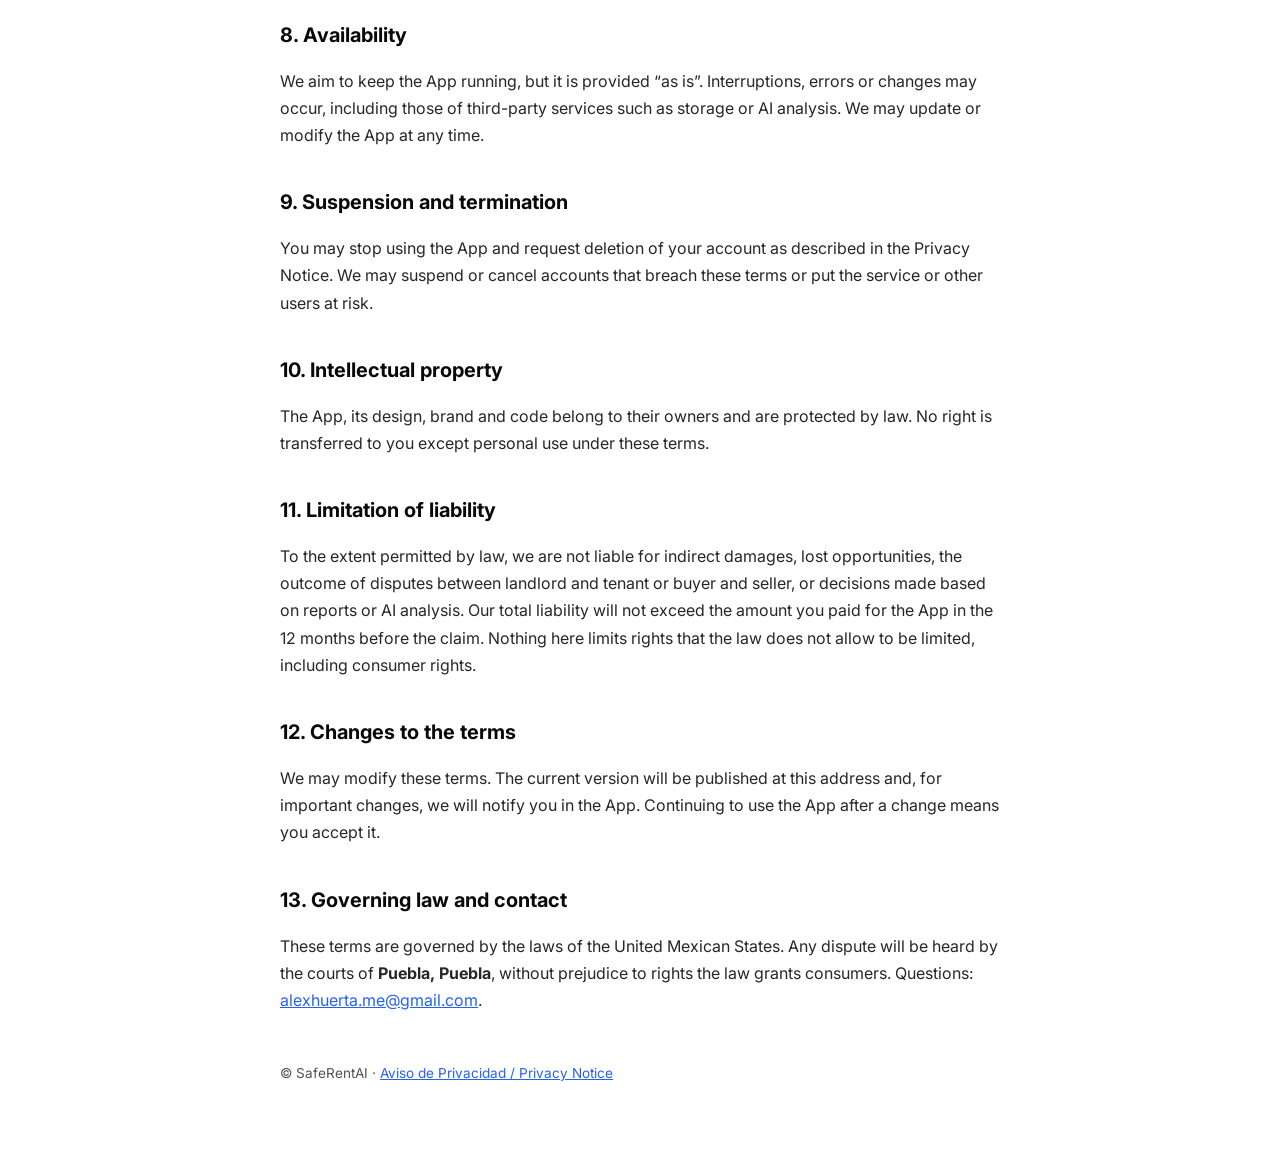
<file: saferentai/terminos/index.html>
<!DOCTYPE html>
<html lang="es">
<head>
  <meta charset="UTF-8">
  <meta name="viewport" content="width=device-width, initial-scale=1.0">
  <title>Términos y Condiciones / Terms of Service — SafeRentAI</title>
  <meta name="description" content="Términos y Condiciones de uso de la aplicación SafeRentAI.">
  <link href="https://fonts.googleapis.com/css2?family=Inter:wght@400;600;800&display=swap" rel="stylesheet">
  <link rel="stylesheet" href="../legal.css">
</head>
<body>
<main>
  <header class="doc">
    <a class="brand" href="/">SafeRentAI</a>
    <div class="lang"><a href="#es">Español</a><a href="#en">English</a></div>
  </header>

  <section id="es">
    <h1>Términos y Condiciones</h1>
    <p class="meta">Última actualización: 2 de noviembre de 2026</p>
    <h2>1. Aceptación</h2>
    <p>Estos términos regulan el uso de la aplicación móvil <strong>SafeRentAI</strong> (la “App”), ofrecida por <strong>Alex Huerta</strong> (“nosotros”). Al crear una cuenta o usar la App aceptas estos términos y nuestro <a href="../privacidad/">Aviso de Privacidad</a>. Si no estás de acuerdo, no uses la App.</p>

    <h2>2. Qué hace la App</h2>
    <p>SafeRentAI permite documentar el estado de un inmueble mediante fotografías con fecha, hora y ubicación GPS, analizarlas con inteligencia artificial y generar un reporte en PDF firmado por el usuario, por ejemplo en la entrega (check-in) y devolución (check-out) de una propiedad en renta, o en una compraventa.</p>

    <h2>3. Cuenta y elegibilidad</h2>
    <p>Debes ser mayor de 18 años y proporcionar información verdadera. Eres responsable de la confidencialidad de tu contraseña y de la actividad de tu cuenta. Avísanos si sospechas un uso no autorizado.</p>

    <h2>4. Uso aceptable</h2>
    <ul>
      <li>Usa la App solo para documentar inmuebles sobre los que tengas derecho o autorización para hacerlo.</li>
      <li>No alteres, falsifiques ni manipules fotografías, ubicaciones, fechas o reportes.</li>
      <li>No intentes vulnerar la seguridad de la App, eludir los límites del plan ni acceder a información de otros usuarios.</li>
      <li>No cargues contenido ilegal, ni fotografíes a personas sin su consentimiento cuando la ley lo exija.</li>
    </ul>

    <h2>5. Tu contenido</h2>
    <p>Conservas la propiedad de las fotografías, datos y reportes que generes. Nos concedes una licencia limitada, no exclusiva, para almacenarlos, procesarlos y mostrarlos únicamente con el fin de prestarte el servicio, incluido el análisis con inteligencia artificial. Eres responsable de contar con los permisos necesarios sobre lo que documentas y de con quién compartes tus reportes.</p>

    <h2>6. Inteligencia artificial y alcance de los reportes</h2>
    <p>El análisis con inteligencia artificial es una ayuda automática y <strong>puede contener errores u omisiones</strong>. Debes revisar los hallazgos antes de firmar un reporte.</p>
    <p>Los reportes son evidencia documental generada con tu información y con los datos de fecha, hora y ubicación de la App. <strong>No constituyen un dictamen pericial, avalúo ni asesoría legal</strong>, y no garantizamos que una autoridad, juzgado o tercero los admita o les dé determinado valor probatorio. Para una disputa concreta consulta a un profesional del derecho.</p>

    <h2>7. Planes y pagos</h2>
    <p>La App ofrece un plan gratuito con límites de uso y planes de pago por suscripción. Los precios y condiciones se muestran en la App antes de comprar. Los pagos, renovaciones, cancelaciones y reembolsos se gestionan a través de Google Play o la App Store conforme a sus políticas. Podemos modificar los planes y precios, sin afectar el periodo ya pagado.</p>

    <h2>8. Disponibilidad</h2>
    <p>Procuramos que la App funcione de forma continua, pero se ofrece “tal cual”. Pueden ocurrir interrupciones, errores o cambios, incluidos los de servicios de terceros como el almacenamiento o el análisis de IA. Podemos actualizar o modificar la App en cualquier momento.</p>

    <h2>9. Suspensión y terminación</h2>
    <p>Puedes dejar de usar la App y solicitar la eliminación de tu cuenta según el Aviso de Privacidad. Podemos suspender o cancelar cuentas que incumplan estos términos o pongan en riesgo el servicio o a otros usuarios.</p>

    <h2>10. Propiedad intelectual</h2>
    <p>La App, su diseño, marca y código son propiedad de sus titulares y están protegidos por la ley. No se te transfiere ningún derecho salvo el de uso personal conforme a estos términos.</p>

    <h2>11. Limitación de responsabilidad</h2>
    <p>En la medida permitida por la ley, no seremos responsables de daños indirectos, pérdida de oportunidades, resultados de disputas entre arrendador e inquilino o comprador y vendedor, ni de decisiones tomadas con base en los reportes o en el análisis de IA. Nuestra responsabilidad total no excederá el monto que hayas pagado por la App en los 12 meses previos al reclamo. Nada de lo anterior limita derechos que la ley no permita limitar, incluidos los de los consumidores.</p>

    <h2>12. Cambios a los términos</h2>
    <p>Podemos modificar estos términos. Publicaremos la versión vigente en esta dirección y, si el cambio es importante, te lo avisaremos en la App. Continuar usando la App después del cambio implica que lo aceptas.</p>

    <h2>13. Ley aplicable y contacto</h2>
    <p>Estos términos se rigen por las leyes de los Estados Unidos Mexicanos. Para cualquier controversia serán competentes los tribunales de <strong>Puebla, Puebla</strong>, sin perjuicio de los derechos que la ley otorgue al consumidor. Dudas o comentarios: <a href="mailto:alexhuerta.me@gmail.com">alexhuerta.me@gmail.com</a>.</p>
  </section>

  <section id="en" class="en">
    <h1>Terms of Service</h1>
    <p class="meta">Last updated: November 2, 2026</p>

    <h2>1. Acceptance</h2>
    <p>These terms govern use of the <strong>SafeRentAI</strong> mobile app (the “App”), offered by <strong>Alex Huerta</strong> (“we”). By creating an account or using the App you accept these terms and our <a href="../privacidad/#en">Privacy Notice</a>. If you disagree, do not use the App.</p>

    <h2>2. What the App does</h2>
    <p>SafeRentAI lets you document a property’s condition with photos carrying date, time and GPS location, analyze them with artificial intelligence, and generate a PDF report signed by the user, for example at check-in and check-out of a rental, or in a sale.</p>

    <h2>3. Account and eligibility</h2>
    <p>You must be over 18 and provide truthful information. You are responsible for your password and for activity on your account. Tell us if you suspect unauthorized use.</p>

    <h2>4. Acceptable use</h2>
    <ul>
      <li>Use the App only to document properties you have the right or authorization to document.</li>
      <li>Do not alter, falsify or manipulate photos, locations, dates or reports.</li>
      <li>Do not try to breach the App’s security, bypass plan limits or access other users’ information.</li>
      <li>Do not upload illegal content or photograph people without consent where the law requires it.</li>
    </ul>

    <h2>5. Your content</h2>
    <p>You keep ownership of the photos, data and reports you create. You grant us a limited, non-exclusive license to store, process and display them solely to provide you the service, including AI analysis. You are responsible for having the necessary permissions over what you document and for whom you share reports with.</p>

    <h2>6. Artificial intelligence and scope of reports</h2>
    <p>AI analysis is an automated aid and <strong>may contain errors or omissions</strong>. You must review the findings before signing a report.</p>
    <p>Reports are documentary evidence generated from your information and the App’s date, time and location data. <strong>They are not an expert opinion, appraisal or legal advice</strong>, and we do not guarantee that any authority, court or third party will accept them or give them a particular evidentiary weight. For a specific dispute, consult a legal professional.</p>

    <h2>7. Plans and payments</h2>
    <p>The App offers a free plan with usage limits and paid subscription plans. Prices and conditions are shown in the App before you buy. Payments, renewals, cancellations and refunds are handled through Google Play or the App Store under their policies. We may change plans and prices without affecting an already paid period.</p>

    <h2>8. Availability</h2>
    <p>We aim to keep the App running, but it is provided “as is”. Interruptions, errors or changes may occur, including those of third-party services such as storage or AI analysis. We may update or modify the App at any time.</p>

    <h2>9. Suspension and termination</h2>
    <p>You may stop using the App and request deletion of your account as described in the Privacy Notice. We may suspend or cancel accounts that breach these terms or put the service or other users at risk.</p>

    <h2>10. Intellectual property</h2>
    <p>The App, its design, brand and code belong to their owners and are protected by law. No right is transferred to you except personal use under these terms.</p>

    <h2>11. Limitation of liability</h2>
    <p>To the extent permitted by law, we are not liable for indirect damages, lost opportunities, the outcome of disputes between landlord and tenant or buyer and seller, or decisions made based on reports or AI analysis. Our total liability will not exceed the amount you paid for the App in the 12 months before the claim. Nothing here limits rights that the law does not allow to be limited, including consumer rights.</p>

    <h2>12. Changes to the terms</h2>
    <p>We may modify these terms. The current version will be published at this address and, for important changes, we will notify you in the App. Continuing to use the App after a change means you accept it.</p>

    <h2>13. Governing law and contact</h2>
    <p>These terms are governed by the laws of the United Mexican States. Any dispute will be heard by the courts of <strong>Puebla, Puebla</strong>, without prejudice to rights the law grants consumers. Questions: <a href="mailto:alexhuerta.me@gmail.com">alexhuerta.me@gmail.com</a>.</p>
  </section>

  <footer>© SafeRentAI · <a href="../privacidad/">Aviso de Privacidad / Privacy Notice</a></footer>
</main>
<script>
  // Open in English when the browser is in English, unless a language/section was requested.
  if (!location.hash && /^en/i.test(navigator.language || '')) location.hash = 'en';
  function syncLang() {
    var hash = location.hash.replace(/^#/, '');
    var en = hash === 'en' || hash === 'delete-account';
    var root = document.documentElement;
    root.classList.toggle('lang-en', en);
    root.lang = en ? 'en' : 'es';
    var other = document.querySelector('footer a');
    if (other) other.href = other.getAttribute('href').split('#')[0] + (en ? '#en' : '');
  }
  window.addEventListener('hashchange', syncLang);
  syncLang();
</script>
<noscript><style>section.en { display:block; }</style></noscript>
</body>
</html>
</file>
<file: recuerdame/legal.css>
:root { --black:#09090b; --gray-600:#52525b; --gray-200:#e4e4e7; --green:#16a34a; --green-bg:#f0fdf4; }
*, *::before, *::after { box-sizing: border-box; }
body { margin:0; font-family:'Inter',-apple-system,'Segoe UI',sans-serif; color:var(--black); background:#fff; line-height:1.7; -webkit-font-smoothing:antialiased; }
main { max-width:760px; margin:0 auto; padding:3rem 1.25rem 5rem; }
header.doc { border-bottom:1px solid var(--gray-200); padding-bottom:1.5rem; margin-bottom:2rem; }
.brand { font-weight:800; color:var(--green); text-decoration:none; letter-spacing:-0.01em; }
h1 { font-size:2rem; line-height:1.2; margin:.75rem 0 .25rem; letter-spacing:-0.02em; }
h2 { font-size:1.25rem; margin:2.25rem 0 .5rem; }
p, li { color:#27272a; }
ul { padding-left:1.25rem; }
.meta { color:var(--gray-600); font-size:.9rem; }
.lang { display:flex; gap:.75rem; margin-top:1rem; font-size:.9rem; }
.lang a { color:var(--green); font-weight:600; text-decoration:none; }
.note { background:var(--green-bg); border:1px solid #bbf7d0; border-radius:.75rem; padding:.9rem 1.1rem; margin:1.25rem 0; font-size:.95rem; }
/* One language at a time. The class is set by the script on the page; without JavaScript both show. */
section.en { display:none; }
html.lang-en #es { display:none; }
html.lang-en section.en { display:block; }
.lang a { padding:.15rem .6rem; border-radius:999px; border:1px solid var(--gray-200); }
html:not(.lang-en) .lang a[href="#es"], html.lang-en .lang a[href="#en"] { background:var(--green-bg); border-color:#bbf7d0; }
footer { margin-top:3rem; color:var(--gray-600); font-size:.85rem; }
a { color:#2563eb; }
</file>
<file: saferentai/legal.css>
:root { --black:#09090b; --gray-600:#52525b; --gray-200:#e4e4e7; --green:#16a34a; --green-bg:#f0fdf4; }
*, *::before, *::after { box-sizing: border-box; }
body { margin:0; font-family:'Inter',-apple-system,'Segoe UI',sans-serif; color:var(--black); background:#fff; line-height:1.7; -webkit-font-smoothing:antialiased; }
main { max-width:760px; margin:0 auto; padding:3rem 1.25rem 5rem; }
header.doc { border-bottom:1px solid var(--gray-200); padding-bottom:1.5rem; margin-bottom:2rem; }
.brand { font-weight:800; color:var(--green); text-decoration:none; letter-spacing:-0.01em; }
h1 { font-size:2rem; line-height:1.2; margin:.75rem 0 .25rem; letter-spacing:-0.02em; }
h2 { font-size:1.25rem; margin:2.25rem 0 .5rem; }
p, li { color:#27272a; }
ul { padding-left:1.25rem; }
.meta { color:var(--gray-600); font-size:.9rem; }
.lang { display:flex; gap:.75rem; margin-top:1rem; font-size:.9rem; }
.lang a { color:var(--green); font-weight:600; text-decoration:none; }
.note { background:var(--green-bg); border:1px solid #bbf7d0; border-radius:.75rem; padding:.9rem 1.1rem; margin:1.25rem 0; font-size:.95rem; }
/* One language at a time. The class is set by the script on the page; without JavaScript both show. */
section.en { display:none; }
html.lang-en #es { display:none; }
html.lang-en section.en { display:block; }
.lang a { padding:.15rem .6rem; border-radius:999px; border:1px solid var(--gray-200); }
html:not(.lang-en) .lang a[href="#es"], html.lang-en .lang a[href="#en"] { background:var(--green-bg); border-color:#bbf7d0; }
footer { margin-top:3rem; color:var(--gray-600); font-size:.85rem; }
a { color:#2563eb; }
</file>
